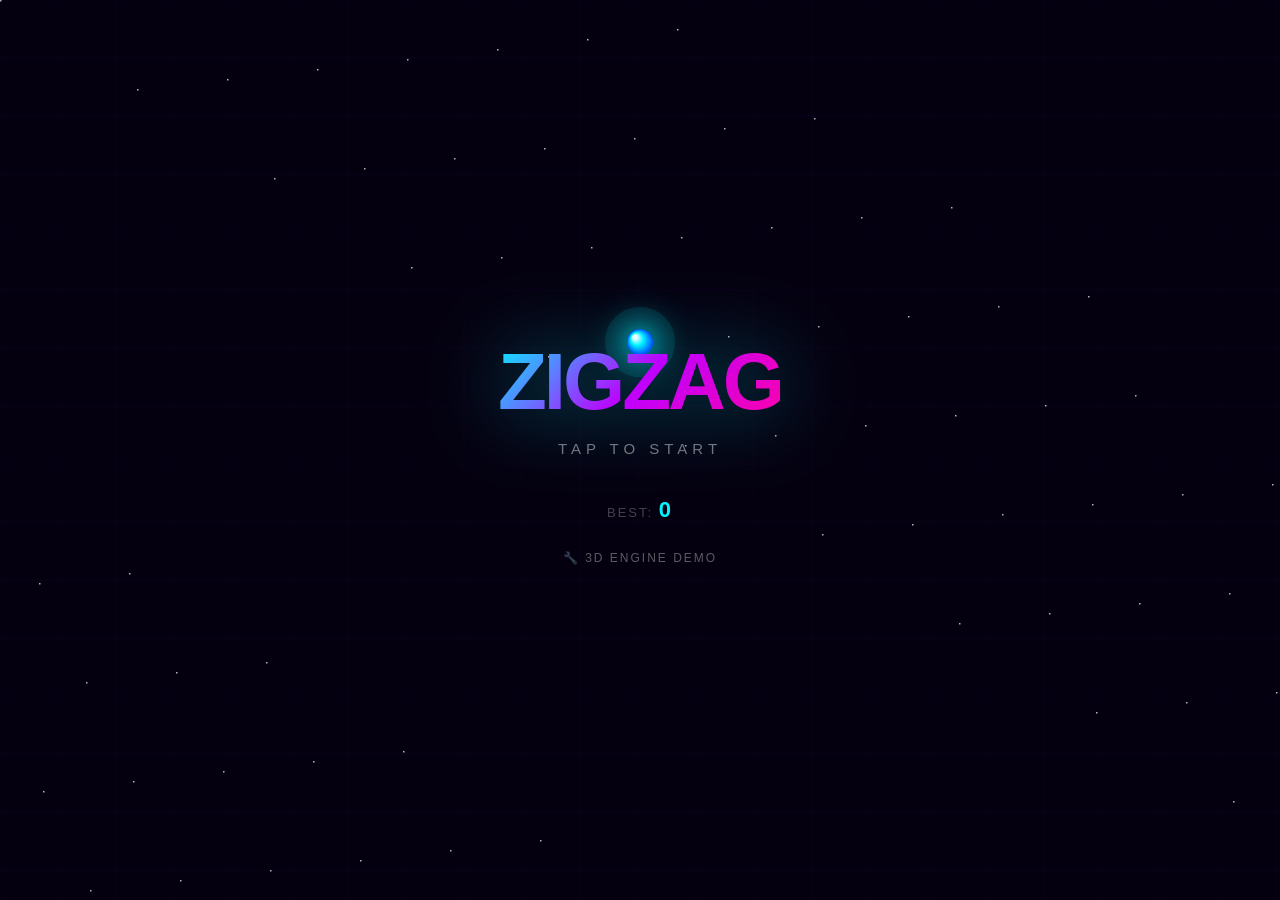
<file: index.html>
<!DOCTYPE html>
<html>
<head>
<meta charset="UTF-8">
<meta name="viewport" content="width=device-width,initial-scale=1,user-scalable=no">
<title>ZigZag Neon</title>
<style>
*{margin:0;padding:0;box-sizing:border-box}
body{background:#050010;overflow:hidden;touch-action:none;user-select:none}
canvas{display:block}
.hud{position:fixed;top:24px;left:50%;transform:translateX(-50%);display:flex;gap:44px;z-index:10;pointer-events:none}
.hv{text-align:center;font-family:'Segoe UI',sans-serif}
.hv-n{font-size:44px;font-weight:900;line-height:1;background:linear-gradient(135deg,#00f5ff,#bf00ff);-webkit-background-clip:text;-webkit-text-fill-color:transparent;background-clip:text}
.hv-l{font-size:10px;color:rgba(255,255,255,.35);letter-spacing:3px;text-transform:uppercase}
.scr{position:fixed;inset:0;display:flex;flex-direction:column;align-items:center;justify-content:center;font-family:'Segoe UI',sans-serif;transition:opacity .5s;z-index:20}
.scr.off{opacity:0;pointer-events:none}
.logo{font-size:80px;font-weight:900;letter-spacing:-3px;background:linear-gradient(135deg,#00f5ff,#bf00ff,#ff00a8);-webkit-background-clip:text;-webkit-text-fill-color:transparent;background-clip:text;filter:drop-shadow(0 0 40px rgba(0,245,255,.5))}
.hint{color:rgba(255,255,255,.45);font-size:15px;letter-spacing:5px;margin-top:12px;animation:bl 1.5s infinite}
@keyframes bl{0%,100%{opacity:.4}50%{opacity:1}}
.mbest{color:rgba(255,255,255,.25);font-size:13px;letter-spacing:2px;margin-top:40px}
.mbest b{color:#00f5ff;font-size:22px}
.got{color:white;font-size:42px;font-weight:900;margin-bottom:14px}
.gol{color:rgba(255,255,255,.3);font-size:11px;letter-spacing:4px;text-transform:uppercase}
.gos{font-size:100px;font-weight:900;line-height:1;background:linear-gradient(135deg,#00f5ff,#bf00ff);-webkit-background-clip:text;-webkit-text-fill-color:transparent;background-clip:text}
.gonb{color:#FFD700;font-size:13px;letter-spacing:3px;text-transform:uppercase;margin-top:8px;animation:pg 1s infinite}
@keyframes pg{0%,100%{opacity:1}50%{opacity:.3}}
.btn{margin-top:46px;padding:18px 72px;border-radius:100px;border:none;cursor:pointer;background:linear-gradient(135deg,#00f5ff,#bf00ff);color:white;font-size:18px;font-weight:800;letter-spacing:2px;text-transform:uppercase;box-shadow:0 0 50px rgba(0,245,255,.4),0 0 100px rgba(191,0,255,.3);transition:transform .2s}
.btn:hover{transform:scale(1.06)}
.ft{position:fixed;font-family:'Segoe UI',sans-serif;font-size:23px;font-weight:900;color:#FFD700;pointer-events:none;z-index:30;text-shadow:0 0 12px rgba(255,215,0,.9);animation:ftu .9s ease forwards}
@keyframes ftu{0%{transform:translateY(0) scale(1);opacity:1}100%{transform:translateY(-80px) scale(1.4);opacity:0}}
</style>
</head>
<body>
<canvas id="c"></canvas>
<div class="hud" id="hud" style="display:none">
  <div class="hv"><div class="hv-n" id="hS">0</div><div class="hv-l">Score</div></div>
  <div class="hv"><div class="hv-n" id="hG">💎 0</div><div class="hv-l">Gems</div></div>
</div>
<div class="scr" id="sM">
  <div class="logo">ZIGZAG</div>
  <div class="hint">TAP TO START</div>
  <div class="mbest">BEST: <b id="mB">0</b></div>
  <a href="engine.html" style="margin-top:28px;color:rgba(255,255,255,.35);font-size:12px;letter-spacing:2px;text-decoration:none">🔧 3D ENGINE DEMO</a>
</div>
<div class="scr off" id="sO">
  <div class="got">GAME OVER</div>
  <div class="gol">Score</div>
  <div class="gos" id="gS">0</div>
  <div class="gonb" id="gN" style="display:none">⭐ NEW BEST ⭐</div>
  <button class="btn" id="bP">PLAY AGAIN</button>
</div>
<script>
const C=document.getElementById('c'),X=C.getContext('2d');
let W,H;
function rsz(){W=C.width=innerWidth;H=C.height=innerHeight;}
rsz();addEventListener('resize',rsz);

const T=54,BR=13,V0=3.5,GP=.22;
let phase='menu',score=0,gems=0,spd=V0;
let best=+localStorage.getItem('zz_best')||0;
let skX=0,skY=0,parts=[];
let path=[],pDir=1,pCol=0,pRow=0,tid=0;
let bCol=0,bRow=0,bDir=1,prevId=-1,tileCnt=0;
let cX=0,cY=0;

const ws=(c,r)=>({x:c*T-cX+W/2,y:r*T-cY+H*.38});

function gen(){
  const n=5+(Math.random()*9|0);
  for(let i=0;i<n;i++){
    pCol+=pDir;pRow++;
    path.push({c:pCol,r:pRow,g:Math.random()<GP,gr:Math.random()*6.28,gd:false,a:1,fl:false,fy:0,id:tid++});
  }
  pDir*=-1;
}

function startGame(){
  score=0;gems=0;spd=V0;tileCnt=0;prevId=-1;
  path=[];parts=[];skX=0;skY=0;
  pDir=1;pCol=0;pRow=0;tid=0;
  path.push({c:0,r:0,g:false,gr:0,gd:false,a:1,fl:false,fy:0,id:tid++});
  for(let i=0;i<6;i++)gen();
  bCol=0;bRow=0;bDir=1;cX=0;cY=0;
  phase='play';
  document.getElementById('hud').style.display='flex';
  document.getElementById('sM').classList.add('off');
  document.getElementById('sO').classList.add('off');
  document.getElementById('hS').textContent='0';
  document.getElementById('hG').textContent='💎 0';
}

function die(){
  phase='dead';skX=15;skY=15;
  const p=ws(bCol,bRow);
  for(let i=0;i<30;i++){
    const a=(Math.PI*2/30)*i,s=3+Math.random()*5;
    parts.push({x:p.x,y:p.y,vx:Math.cos(a)*s,vy:Math.sin(a)*s,r:3+Math.random()*4,life:1,c:'#00f5ff',d:.022+Math.random()*.02});
  }
  if(score>best){best=score;localStorage.setItem('zz_best',best);document.getElementById('gN').style.display='';}
  else document.getElementById('gN').style.display='none';
  document.getElementById('gS').textContent=score;
  document.getElementById('mB').textContent=best;
  setTimeout(()=>{document.getElementById('sO').classList.remove('off');document.getElementById('hud').style.display='none';},800);
}

function tap(){if(phase==='menu')startGame();else if(phase==='play')bDir*=-1;}
C.addEventListener('click',tap);
C.addEventListener('touchstart',e=>{e.preventDefault();tap();},{passive:false});
addEventListener('keydown',e=>{if(e.code==='Space'){e.preventDefault();tap();}});
document.getElementById('bP').addEventListener('click',e=>{e.stopPropagation();startGame();});

function burst(x,y,col){
  for(let i=0;i<22;i++){
    const a=(Math.PI*2/22)*i,s=2+Math.random()*4;
    parts.push({x,y,vx:Math.cos(a)*s,vy:Math.sin(a)*s,r:2+Math.random()*3,life:1,c:col,d:.03+Math.random()*.03});
  }
  skX=7;skY=7;
}

function floater(t,x,y){
  const el=document.createElement('div');
  el.className='ft';el.textContent=t;
  el.style.left=(x-18)+'px';el.style.top=(y-20)+'px';
  document.body.appendChild(el);
  setTimeout(()=>el.remove(),900);
}

function drawBg(){
  X.fillStyle='#050010';X.fillRect(0,0,W,H);
  X.strokeStyle='rgba(60,0,100,.25)';X.lineWidth=.5;
  const gs=58,ox=((-cX%gs)+gs)%gs,oy=((-cY%gs)+gs)%gs;
  for(let x=ox;x<W;x+=gs){X.beginPath();X.moveTo(x,0);X.lineTo(x,H);X.stroke();}
  for(let y=oy;y<H;y+=gs){X.beginPath();X.moveTo(0,y);X.lineTo(W,y);X.stroke();}
  X.fillStyle='rgba(255,255,255,.7)';
  for(let i=0;i<65;i++){
    const sx=((i*137+(cX*.06|0))%W+W)%W;
    const sy=((i*89+(cY*.06|0))%H+H)%H;
    X.fillRect(sx,sy,1.5,1.5);
  }
}

function drawTile(t){
  const p=ws(t.c,t.r),ty=p.y+(t.fl?t.fy:0);
  if(t.a<=0)return;
  const hw=T*.46;
  X.save();X.globalAlpha=t.a;
  X.fillStyle='rgba(40,0,80,.7)';
  X.beginPath();X.moveTo(p.x,ty-hw+8);X.lineTo(p.x+hw,ty+8);X.lineTo(p.x,ty+hw+8);X.lineTo(p.x-hw,ty+8);X.closePath();X.fill();
  X.shadowBlur=22;X.shadowColor='#6600ff';X.fillStyle='#180060';
  X.beginPath();X.moveTo(p.x,ty-hw);X.lineTo(p.x+hw,ty);X.lineTo(p.x,ty+hw);X.lineTo(p.x-hw,ty);X.closePath();X.fill();
  X.strokeStyle='rgba(140,0,255,.9)';X.lineWidth=1.8;
  X.beginPath();X.moveTo(p.x,ty-hw);X.lineTo(p.x+hw,ty);X.stroke();
  X.beginPath();X.moveTo(p.x,ty-hw);X.lineTo(p.x-hw,ty);X.stroke();
  if(t.g&&!t.gd){
    t.gr+=.055;
    X.save();X.translate(p.x,ty-17);X.rotate(t.gr);
    X.shadowBlur=22;X.shadowColor='#ff00a8';X.fillStyle='#ff00a8';
    X.beginPath();X.moveTo(0,-9);X.lineTo(5.4,0);X.lineTo(0,9);X.lineTo(-5.4,0);X.closePath();X.fill();
    X.strokeStyle='rgba(255,190,255,.8)';X.lineWidth=1;X.stroke();
    X.restore();
  }
  X.restore();
}

function drawBall(){
  if(phase==='dead')return;
  const p=ws(bCol,bRow);
  X.save();
  X.shadowBlur=35;X.shadowColor='#00f5ff';
  X.fillStyle='rgba(0,245,255,.1)';
  X.beginPath();X.arc(p.x,p.y,BR*2.7,0,Math.PI*2);X.fill();
  const g=X.createRadialGradient(p.x-5,p.y-5,2,p.x,p.y,BR);
  g.addColorStop(0,'#fff');g.addColorStop(.4,'#00f5ff');g.addColorStop(1,'#003fff');
  X.fillStyle=g;X.shadowBlur=28;
  X.beginPath();X.arc(p.x,p.y,BR,0,Math.PI*2);X.fill();
  X.restore();
}

function drawParts(){
  parts.forEach(p=>{
    X.save();X.globalAlpha=p.life;X.fillStyle=p.c;X.shadowBlur=10;X.shadowColor=p.c;
    X.beginPath();X.arc(p.x,p.y,p.r*p.life,0,Math.PI*2);X.fill();X.restore();
  });
}

let lt=0;
function upd(dt){
  if(phase!=='play')return;
  const step=spd*(dt/1000);
  bCol+=bDir*step;bRow+=step;
  const near=path.find(t=>!t.fl&&Math.abs(t.c-bCol)<.52&&Math.abs(t.r-bRow)<.52);
  if(!near){die();return;}
  if(near.id!==prevId){prevId=near.id;tileCnt++;score=tileCnt;document.getElementById('hS').textContent=score;}
  spd=Math.min(V0+tileCnt*.012,8);
  if(near.g&&!near.gd){
    near.gd=true;gems++;
    document.getElementById('hG').textContent='💎 '+gems;
    const p=ws(near.c,near.r);
    burst(p.x,p.y-16,'#ff00a8');
    floater('+10',p.x,p.y);
  }
  cX+=(bCol*T-cX)*.13;cY+=(bRow*T-cY)*.13;
  path.forEach(t=>{
    if(!t.fl&&t.r<bRow-4)t.fl=true;
    if(t.fl){t.fy+=5;t.a=Math.max(0,t.a-.045);}
  });
  if(pRow-bRow<40)gen();
  if(path.length>360)path.splice(0,120);
  parts.forEach(p=>{p.x+=p.vx;p.y+=p.vy;p.vy+=.13;p.life-=p.d;});
  parts=parts.filter(p=>p.life>0);
  skX*=.78;skY*=.78;
}

function loop(ts){
  const dt=Math.min(ts-lt,32);lt=ts;
  upd(dt);
  X.save();
  if(skX>.2)X.translate((Math.random()-.5)*skX*2,(Math.random()-.5)*skY*2);
  drawBg();path.forEach(drawTile);drawBall();drawParts();
  X.restore();
  requestAnimationFrame(loop);
}
document.getElementById('mB').textContent=best;
requestAnimationFrame(loop);
</script>
</body>
</html>
</file>
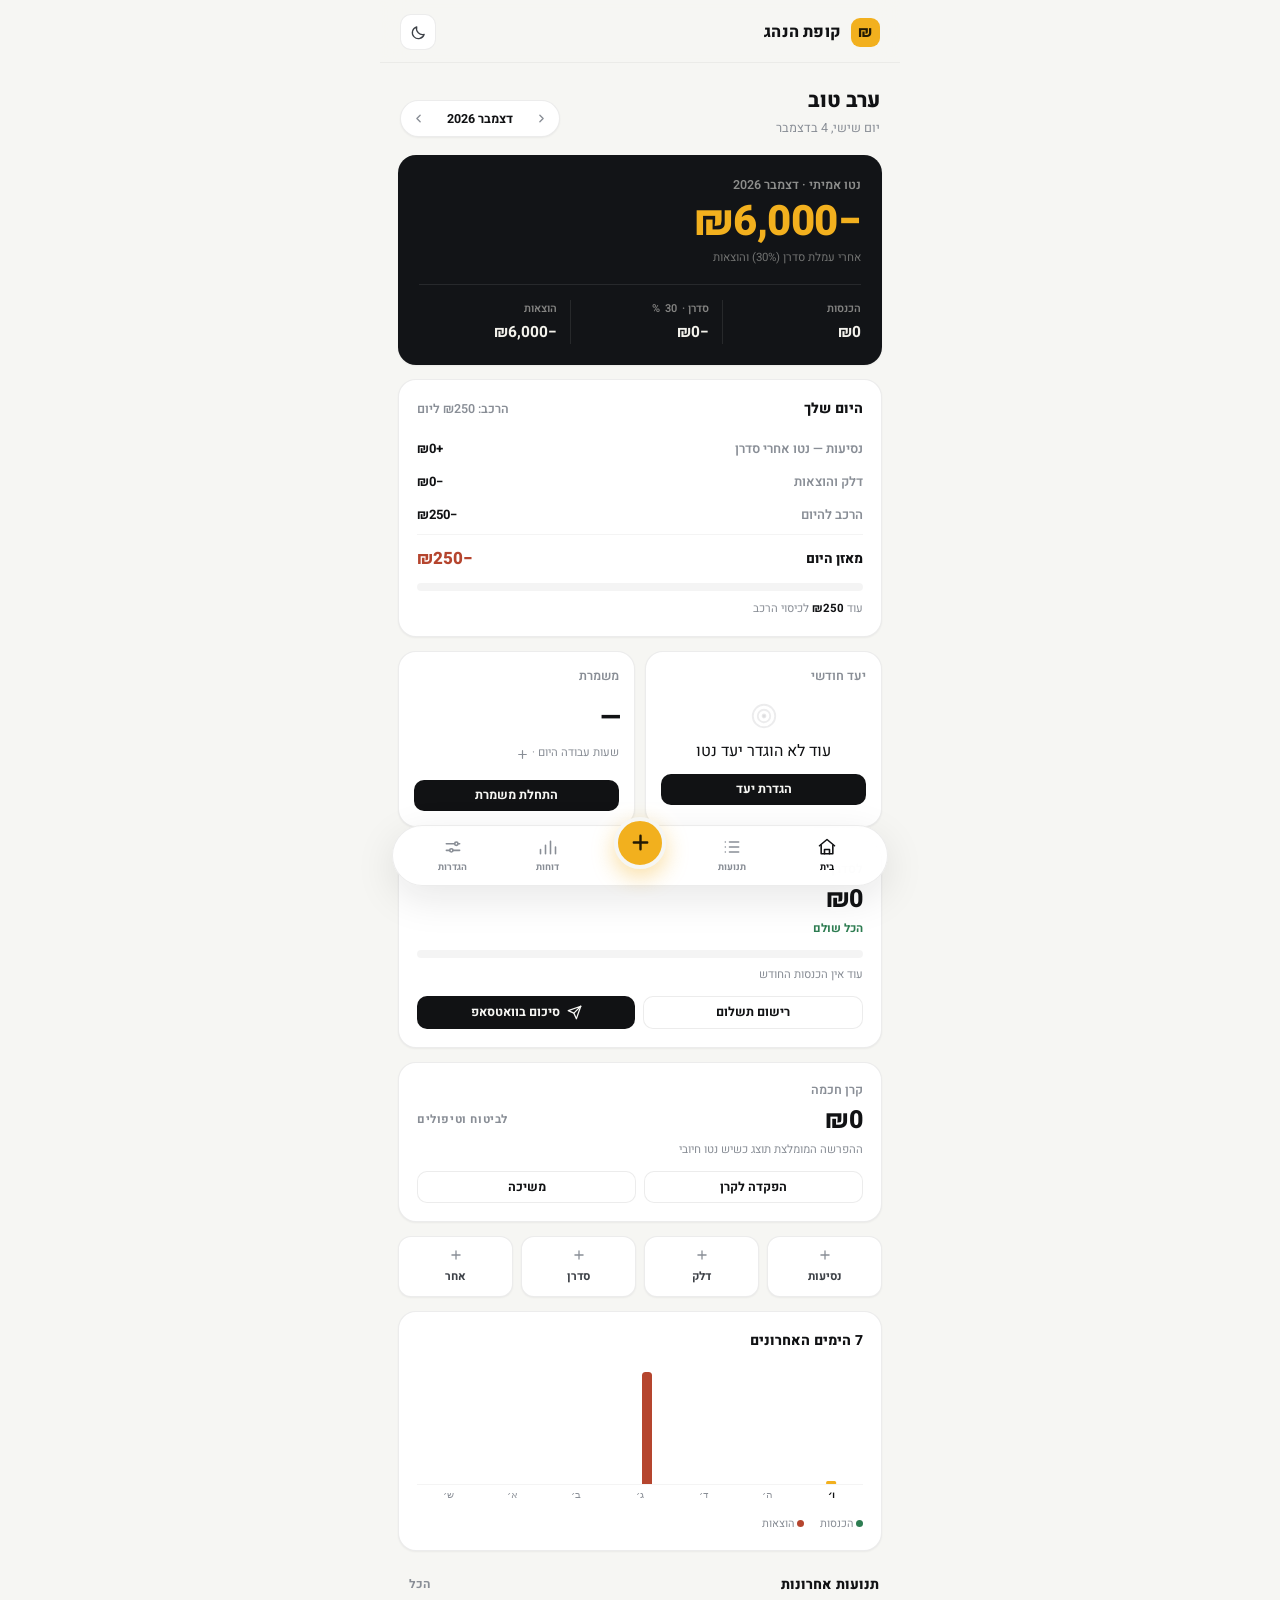
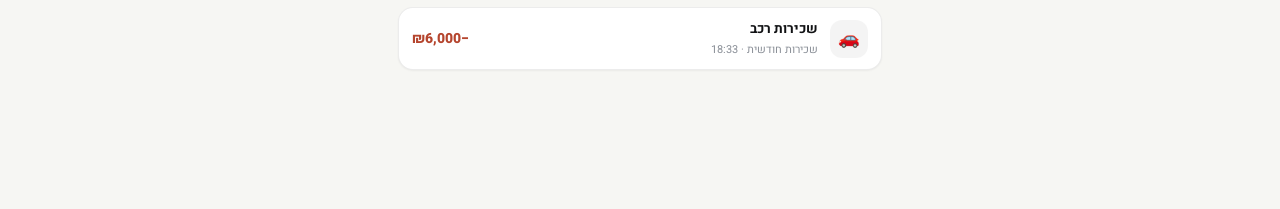
<file: kupat-hanahag/index.html>
<!doctype html>
<html lang="he" dir="rtl">
<head>
<meta charset="utf-8">
<meta name="viewport" content="width=device-width, initial-scale=1, viewport-fit=cover">
<meta name="theme-color" content="#111214">
<meta name="apple-mobile-web-app-capable" content="yes">
<meta name="apple-mobile-web-app-status-bar-style" content="black-translucent">
<meta name="apple-mobile-web-app-title" content="קופת הנהג">
<meta name="mobile-web-app-capable" content="yes">
<title>קופת הנהג — ניהול כסף לדריבר</title>
<link rel="manifest" href="manifest.json">
<link rel="icon" href="data:image/svg+xml,%3Csvg xmlns='http://www.w3.org/2000/svg' viewBox='0 0 100 100'%3E%3Crect x='4' y='4' width='92' height='92' rx='24' fill='%23F2B01E'/%3E%3Ctext x='50' y='69' font-size='54' text-anchor='middle' font-family='Arial' font-weight='bold' fill='%23111214'%3E%E2%82%AA%3C/text%3E%3C/svg%3E">
<link rel="apple-touch-icon" href="icons/apple-touch-icon.png">
<link rel="preconnect" href="https://fonts.googleapis.com">
<link rel="preconnect" href="https://fonts.gstatic.com" crossorigin>
<link href="https://fonts.googleapis.com/css2?family=Heebo:wght@300;400;500;600;700;800&display=swap" rel="stylesheet">
<style>
/* ============ פלטה ============ */
:root{
  --bg:#F6F6F3; --card:#FFFFFF;
  --ink:#111214; --ink2:#3d4147; --muted:#898e96;
  --line:rgba(17,18,20,.08); --line2:rgba(17,18,20,.045);
  --accent:#F2B01E; --accent-ink:#231a04; --accent-soft:#fdf3da;
  --green:#2E7D52; --green-soft:#e7f2ec;
  --red:#B5452E; --red-soft:#f9ebe7;
  --hero:#121417; --hero-ink:#F3F2EC; --hero-line:rgba(255,255,255,.09);
  --radius:18px;
  --shadow:0 1px 2px rgba(17,18,20,.05);
  --shadow-lg:0 12px 40px rgba(17,18,20,.10);
}
html[data-theme="dark"]{
  --bg:#0D0E10; --card:#141619;
  --ink:#EDEEEA; --ink2:#c3c7cc; --muted:#7d838c;
  --line:rgba(255,255,255,.09); --line2:rgba(255,255,255,.05);
  --accent-soft:rgba(242,176,30,.13); --green-soft:rgba(46,125,82,.2); --red-soft:rgba(181,69,46,.18);
  --hero:#17191D; --hero-ink:#F3F2EC;
  --shadow:0 1px 2px rgba(0,0,0,.4);
  --shadow-lg:0 12px 40px rgba(0,0,0,.45);
}
*{box-sizing:border-box;margin:0;padding:0}
html{-webkit-tap-highlight-color:transparent}
body{
  font-family:'Heebo',system-ui,-apple-system,'Segoe UI',Arial,sans-serif;
  background:var(--bg);color:var(--ink);
  overscroll-behavior-y:none;transition:background .25s,color .25s;
  -webkit-font-smoothing:antialiased;
}
.num{font-variant-numeric:tabular-nums;font-feature-settings:"tnum"}
button{font-family:inherit;border:0;background:none;color:inherit;cursor:pointer;touch-action:manipulation}
input{font-family:inherit;font-size:16px;color:var(--ink)}
svg{display:block}
.app{max-width:520px;margin:0 auto;min-height:100dvh;display:flex;flex-direction:column}

/* ============ טופבר ============ */
.topbar{
  position:sticky;top:0;z-index:40;display:flex;align-items:center;justify-content:space-between;
  padding:14px 20px 12px;
  background:color-mix(in srgb,var(--bg) 85%,transparent);
  backdrop-filter:blur(16px);-webkit-backdrop-filter:blur(16px);
  border-bottom:1px solid var(--line2);
}
.brand{display:flex;align-items:center;gap:10px;font-weight:800;font-size:16px;letter-spacing:.2px}
.brand-mark{width:29px;height:29px;border-radius:9px;background:var(--accent);color:var(--accent-ink);
  font-weight:800;display:grid;place-items:center;font-size:15px}
.icon-btn{width:36px;height:36px;border-radius:11px;display:grid;place-items:center;
  background:var(--card);border:1px solid var(--line);color:var(--ink2);transition:.15s}
.icon-btn:active{transform:scale(.93)}
.icon-btn svg{width:17px;height:17px}

main{flex:1;padding:18px 18px 132px}
.screen{display:none}
.screen.active{display:block;animation:rise .3s cubic-bezier(.2,.7,.3,1)}
@keyframes rise{from{opacity:0;transform:translateY(10px)}to{opacity:1;transform:none}}

/* ============ כללי ============ */
.card{background:var(--card);border:1px solid var(--line);border-radius:var(--radius);box-shadow:var(--shadow);padding:18px;margin-bottom:14px}
.slabel{font-size:11.5px;font-weight:700;color:var(--muted);letter-spacing:.6px;margin:4px 3px 10px}
.lbl{font-size:12.5px;font-weight:600;color:var(--muted)}
.dot{width:7px;height:7px;border-radius:50%;display:inline-block;flex:none}
.btn{display:inline-flex;align-items:center;justify-content:center;gap:7px;font-weight:700;
  border-radius:12px;padding:12px 18px;font-size:14px;transition:transform .12s,background .15s;line-height:1}
.btn:active{transform:scale(.97)}
.btn svg{width:15px;height:15px}
.btn.ink{background:var(--ink);color:var(--bg)}
.btn.line{border:1px solid var(--line);background:var(--card);color:var(--ink)}
.btn.amber{background:var(--accent);color:var(--accent-ink)}
.btn.big{width:100%;padding:15px;font-size:15.5px;border-radius:14px}
.btn.sm{padding:9px 14px;font-size:12.5px;border-radius:10px}
.divider{height:1px;background:var(--line2);margin:14px -18px -18px}

/* ============ נודג'ים ============ */
.nudges{margin-bottom:14px;display:none;flex-direction:column;gap:8px}
.nudges.on{display:flex}
.nudge{display:flex;align-items:center;gap:11px;background:var(--card);border:1px solid var(--line);
  border-inline-start:3px solid var(--accent);border-radius:14px;padding:11px 13px;box-shadow:var(--shadow);animation:rise .3s ease}
.nudge .n-ic{color:var(--accent);flex:none}
.nudge .n-ic svg{width:17px;height:17px}
.nudge .n-tx{flex:1;font-size:13px;font-weight:600;line-height:1.45}
.nudge .n-tx small{display:block;color:var(--muted);font-weight:500;font-size:11.5px}
.nudge .btn{flex:none}
.nudge .n-x{color:var(--muted);width:28px;height:28px;display:grid;place-items:center;border-radius:8px;flex:none}
.nudge .n-x svg{width:13px;height:13px}

/* ============ בית ============ */
.head{display:flex;align-items:flex-end;justify-content:space-between;gap:10px;margin:4px 2px 18px}
.greet{font-size:21px;font-weight:800;letter-spacing:-.2px}
.sub{color:var(--muted);font-size:12.5px;margin-top:3px;display:flex;align-items:center;gap:8px;flex-wrap:wrap}
.streak-chip{display:inline-flex;align-items:center;gap:4px;background:var(--accent-soft);color:var(--accent-ink);
  font-weight:700;font-size:11px;padding:2px 9px;border-radius:999px}
.streak-chip svg{width:11px;height:11px}
.month-pager{display:flex;align-items:center;gap:1px;background:var(--card);border:1px solid var(--line);
  border-radius:999px;padding:3px;box-shadow:var(--shadow);flex:none}
.month-pager button{width:29px;height:29px;border-radius:999px;display:grid;place-items:center;color:var(--muted)}
.month-pager button:active{background:var(--line2);color:var(--ink)}
.month-pager button svg{width:13px;height:13px}
.month-pager span{font-size:12.5px;font-weight:700;min-width:92px;text-align:center}

.hero{background:var(--hero);border-color:transparent;color:var(--hero-ink);position:relative;overflow:hidden;padding:20px}
.hero .lbl{color:rgba(243,242,236,.55)}
.hero-net-row{display:flex;align-items:flex-end;justify-content:space-between;gap:10px}
.hero-net{font-size:42px;font-weight:800;color:var(--accent);line-height:1.15;letter-spacing:-.5px;margin-top:4px}
.trend{display:inline-flex;align-items:center;gap:4px;font-size:11.5px;font-weight:700;padding:5px 10px;
  border-radius:999px;background:rgba(255,255,255,.07);color:rgba(243,242,236,.75);margin-bottom:6px;white-space:nowrap}
.trend.up{color:#7fd0a6}.trend.down{color:#f08a6f}
.trend svg{width:10px;height:10px}
.hero-notes{font-size:11.5px;color:rgba(243,242,236,.42);margin-top:3px}
.hero-row{display:flex;margin-top:18px;padding-top:15px;border-top:1px solid var(--hero-line)}
.hero-row>div{flex:1;display:flex;flex-direction:column;gap:4px;padding-inline-start:13px;min-width:0}
.hero-row>div:first-child{padding-inline-start:0}
.hero-row>div+div{border-inline-start:1px solid var(--hero-line)}
.hero-row .hr-lb{font-size:11px;color:rgba(243,242,236,.5);display:flex;align-items:center;gap:5px;font-weight:600}
.hero-row .hr-vl{font-size:15.5px;font-weight:700;white-space:nowrap;overflow:hidden;text-overflow:ellipsis}

.grid2{display:grid;grid-template-columns:1fr 1fr;gap:10px;margin-bottom:14px}
.mini-card{background:var(--card);border:1px solid var(--line);border-radius:var(--radius);box-shadow:var(--shadow);
  padding:15px;display:flex;flex-direction:column;min-height:158px}
.mini-head{display:flex;align-items:center;justify-content:space-between;margin-bottom:10px}
.mini-body{flex:1;display:flex;flex-direction:column;justify-content:center}
.mini-foot{margin-top:auto;padding-top:10px}

/* טבעת יעד */
.goal-wrap{display:flex;align-items:center;gap:13px}
.goal-ring{position:relative;width:84px;height:84px;flex:none}
.goal-ring svg{width:84px;height:84px;transform:rotate(-90deg)}
.goal-ring .gr-txt{position:absolute;inset:0;display:flex;flex-direction:column;align-items:center;justify-content:center}
.goal-ring .gr-pct{font-size:16px;font-weight:800}
.goal-ring .gr-cap{font-size:8.5px;color:var(--muted);font-weight:600}
.goal-info{display:flex;flex-direction:column;gap:4px;min-width:0}
.goal-info .gi-big{font-size:15px;font-weight:800;white-space:nowrap;overflow:hidden;text-overflow:ellipsis}
.goal-info .gi-sub{font-size:11.5px;color:var(--muted);line-height:1.5}
.goal-empty{text-align:center;padding:6px 0}
.goal-empty .ge-svg{color:var(--line);margin:0 auto 8px;width:30px;height:30px}
.edit-btn{width:26px;height:26px;border-radius:8px;display:grid;place-items:center;color:var(--muted)}
.edit-btn:active{background:var(--line2);color:var(--ink)}
.edit-btn svg{width:13px;height:13px}

/* משמרת */
.shift-timer{font-size:27px;font-weight:800;letter-spacing:-.5px}
.shift-live{display:inline-flex;align-items:center;gap:5px;font-size:11px;font-weight:700;color:var(--green)}
.pulse{width:7px;height:7px;border-radius:50%;background:var(--green);animation:pulse 1.6s ease infinite}
@keyframes pulse{0%,100%{opacity:1;transform:scale(1)}50%{opacity:.4;transform:scale(.75)}}
.shift-stats{font-size:11.5px;color:var(--muted);margin-top:5px;line-height:1.55}
.shift-foot{font-size:11.5px;color:var(--muted);border-top:1px dashed var(--line);padding-top:9px}
.shift-foot b{color:var(--ink)}

/* בעל הרכב */
.owner-top{display:flex;align-items:center;justify-content:space-between;gap:10px;margin-bottom:13px}
.owner-num{font-size:25px;font-weight:800;letter-spacing:-.3px;margin-top:3px}
.owner-sub{font-size:11.5px;color:var(--muted);margin-top:2px}
.owner-sub.ok{color:var(--green);font-weight:700}
.owner-btns{display:flex;gap:8px}
.owner-btns .btn{flex:1}
.progress{height:8px;background:var(--line2);border-radius:999px;overflow:hidden;margin-bottom:8px}
.progress>div{height:100%;width:0%;background:var(--accent);border-radius:999px;transition:width .45s ease}
.owner-foot{font-size:11.5px;color:var(--muted)}

/* קרן */
.fund-top{display:flex;align-items:center;justify-content:space-between;gap:10px}
.fund-num{font-size:25px;font-weight:800;margin-top:3px}
.fund-sub{font-size:11.5px;color:var(--muted);margin-top:2px;line-height:1.5}
.fund-btns{display:flex;gap:8px;margin-top:13px}
.fund-btns .btn{flex:1}

/* פעולות מהירות */
.quick{display:grid;grid-template-columns:repeat(4,1fr);gap:8px;margin-bottom:14px}
.quick button{background:var(--card);border:1px solid var(--line);border-radius:13px;padding:11px 4px;
  font-weight:700;font-size:11.5px;color:var(--ink2);box-shadow:var(--shadow);
  display:flex;flex-direction:column;align-items:center;gap:6px}
.quick button svg{width:14px;height:14px;color:var(--muted)}
.quick button:active{transform:scale(.96);border-color:var(--ink)}

.card-title{font-weight:800;font-size:14px;margin-bottom:13px;display:flex;align-items:center;justify-content:space-between}
.legend{display:flex;gap:16px;align-items:center;font-size:11px;color:var(--muted);margin-top:11px}
.t-row{display:flex;justify-content:space-between;align-items:center;padding:7px 0;font-size:13px}
.t-row span{color:var(--muted);font-weight:600}
.t-total{display:flex;justify-content:space-between;align-items:center;padding-top:11px;margin-top:3px;border-top:1px solid var(--line2)}
.t-total span{font-weight:800;font-size:13.5px}
.t-total b{font-size:17px;font-weight:800}
.today-foot{font-size:11.5px;color:var(--muted);margin-top:9px;line-height:1.55}
.today-foot b{color:var(--ink)}
.ride-hint{text-align:center;font-size:12.5px;color:var(--muted);min-height:20px;margin:-9px 0 13px;font-weight:600}
.ride-hint b{color:var(--ink)}
.mini-link{color:var(--ink);text-decoration:underline;font-weight:700;font-size:11.5px}

/* רשימת תנועות */
.tx{display:flex;align-items:center;gap:12px;background:var(--card);border:1px solid var(--line);
  border-radius:15px;padding:11px 13px;box-shadow:var(--shadow);margin-bottom:7px}
.tx-ic{width:38px;height:38px;border-radius:12px;display:grid;place-items:center;font-size:17.5px;flex:none;
  background:var(--line2)}
.tx-mid{flex:1;min-width:0}
.tx-cat{font-weight:700;font-size:13.5px}
.tx-note{font-size:11px;color:var(--muted);white-space:nowrap;overflow:hidden;text-overflow:ellipsis;margin-top:2px}
.tx-amt{font-weight:800;font-size:14px;white-space:nowrap}
.tx-amt.in{color:var(--green)} .tx-amt.out{color:var(--red)}
.tx-del{width:32px;height:32px;border-radius:9px;display:grid;place-items:center;color:var(--muted);flex:none}
.tx-del:active{background:var(--red-soft);color:var(--red)}
.tx-del svg{width:15px;height:15px}
.tx-home .tx{margin-bottom:7px}
.tx-home .tx-del{display:none}
.day-g{margin-bottom:16px}
.day-h{display:flex;justify-content:space-between;align-items:center;font-size:11.5px;color:var(--muted);
  font-weight:700;margin:0 4px 9px}
.day-h b{color:var(--ink)}
.empty{text-align:center;padding:40px 20px;color:var(--muted)}
.empty svg{width:34px;height:34px;margin:0 auto 12px;color:var(--line)}
.empty b{display:block;color:var(--ink);font-size:15px;font-weight:700;margin-bottom:4px}
.empty p{font-size:12.5px}

/* ============ הוספה ============ */
.seg{display:flex;background:var(--card);border:1px solid var(--line);border-radius:14px;padding:4px;gap:4px;margin-bottom:16px}
.seg button{flex:1;padding:11px;border-radius:10px;font-weight:700;font-size:14px;color:var(--muted);transition:.15s}
.seg button.active{background:var(--ink);color:var(--bg)}
.shift-banner{display:none;align-items:center;gap:10px;background:var(--accent-soft);border:1px solid var(--accent);
  border-radius:13px;padding:11px 13px;margin-bottom:14px;font-size:12.5px;font-weight:600;color:var(--accent-ink)}
.shift-banner.on{display:flex}
.shift-banner svg{width:16px;height:16px;flex:none}
.amount-box{display:flex;align-items:baseline;justify-content:center;gap:7px;padding:2px 0 18px}
.amount-box .cur{font-size:24px;font-weight:600;color:var(--muted)}
#amtView{font-size:50px;font-weight:800;line-height:1;letter-spacing:-1px;color:var(--ink)}
#amtView.income{color:var(--green)} #amtView.expense{color:var(--red)}
.cats{display:grid;grid-template-columns:repeat(4,1fr);gap:7px;margin-bottom:13px}
.cat{background:var(--card);border:1px solid var(--line);border-radius:13px;padding:10px 3px;
  display:flex;flex-direction:column;align-items:center;gap:5px;font-size:10.5px;font-weight:600;color:var(--muted);transition:.12s}
.cat .ic{font-size:19px;filter:saturate(.85)}
.cat.active{border-color:var(--ink);color:var(--ink);background:var(--bg)}
.cat:active{transform:scale(.95)}
.methods{display:none;gap:6px;margin-bottom:13px}
.methods.on{display:flex}
.methods button{flex:1;padding:9px;border-radius:10px;border:1px solid var(--line);background:var(--card);
  font-weight:700;font-size:12px;color:var(--muted)}
.methods button.active{border-color:var(--ink);color:var(--ink);background:var(--bg)}
.add-meta{display:flex;gap:8px;margin-bottom:14px}
.add-meta input{background:var(--card);border:1px solid var(--line);border-radius:11px;padding:10px 12px;min-width:0}
#txDate{width:148px;font-size:13px}
#txNote{flex:1;font-size:13px}
.pad{display:grid;grid-template-columns:repeat(3,1fr);gap:8px;margin-bottom:14px}
.pad button{height:56px;border-radius:13px;background:var(--card);border:1px solid var(--line);
  font-size:21px;font-weight:600;display:grid;place-items:center}
.pad button:active{transform:scale(.95);background:var(--line2)}
.pad svg{width:21px;height:21px}
#saveTx.income{background:var(--green);color:#fff}
#saveTx.expense{background:var(--red);color:#fff}
#saveTx{color:#fff}

/* ============ רשימה ============ */
.list-top{display:flex;align-items:center;justify-content:space-between;gap:10px;margin-bottom:12px}
.mini-totals{display:flex;gap:6px;font-size:11.5px;font-weight:800}
.mini-totals span{padding:5px 10px;border-radius:999px;background:var(--card);border:1px solid var(--line)}
.mini-totals .up{color:var(--green)} .mini-totals .down{color:var(--red)}
.chips{display:flex;gap:7px;margin-bottom:15px;overflow-x:auto;padding-bottom:2px}
.chips::-webkit-scrollbar{display:none}
.chip{flex:none;padding:8px 14px;border-radius:999px;background:var(--card);border:1px solid var(--line);
  font-weight:700;font-size:12px;color:var(--muted)}
.chip.active{border-color:var(--ink);background:var(--ink);color:var(--bg)}

/* ============ דוחות ============ */
.rep-head{display:flex;align-items:center;justify-content:space-between;gap:10px;margin-bottom:14px}
.rep-title{font-size:18px;font-weight:800}
.metrics{display:grid;grid-template-columns:repeat(3,1fr);gap:8px;margin-bottom:14px}
.metric{background:var(--card);border:1px solid var(--line);border-radius:15px;padding:13px 13px 11px;box-shadow:var(--shadow)}
.metric .m-lb{font-size:10.5px;color:var(--muted);font-weight:700;display:flex;align-items:center;gap:5px}
.metric .m-vl{font-size:16.5px;font-weight:800;margin-top:7px;letter-spacing:-.3px;white-space:nowrap;overflow:hidden;text-overflow:ellipsis}
.metric.hero-m{background:var(--hero);border-color:transparent}
.metric.hero-m .m-lb{color:rgba(243,242,236,.55)}
.metric.hero-m .m-vl{color:var(--accent)}
.week-line{display:flex;align-items:center;gap:8px;font-size:12px;color:var(--muted);font-weight:600;margin:-4px 3px 15px}
.week-line b{color:var(--ink)}
.week-line .trend{background:var(--card);border:1px solid var(--line);color:var(--muted);margin:0}
.week-line .trend.up{color:var(--green)} .week-line .trend.down{color:var(--red)}

.sbar{height:10px;border-radius:999px;overflow:hidden;display:flex;background:var(--line2);margin-bottom:11px}
.sbar>div{height:100%}
.mrow{display:flex;align-items:center;gap:9px;font-size:12.5px;padding:7px 0;border-bottom:1px dashed var(--line2)}
.mrow:last-child{border-bottom:0}
.mrow .nm{flex:1;font-weight:600}
.mrow .vl{font-weight:800}
.mrow .pc{color:var(--muted);font-size:11px;width:36px;text-align:left}

canvas#weekChart{width:100%;height:140px;display:block}
canvas#monthChart{width:100%;height:165px;display:block}
.donut-wrap{display:flex;align-items:center;gap:18px}
canvas#donut{width:132px;height:132px;flex:none}
.d-legend{flex:1;display:flex;flex-direction:column;gap:7px;min-width:0}
.d-row{display:flex;align-items:center;gap:8px;font-size:12px}
.d-row .nm{flex:1;font-weight:600;white-space:nowrap;overflow:hidden;text-overflow:ellipsis}
.d-row .vl{font-weight:800;white-space:nowrap}
.d-row .pc{color:var(--muted);font-size:10.5px;width:32px;text-align:left;flex:none}

.rep-actions{display:flex;flex-direction:column;gap:9px;margin-top:14px}

/* ============ הגדרות ============ */
.set-row{display:flex;align-items:center;justify-content:space-between;gap:12px;padding:13px 0;border-bottom:1px dashed var(--line2)}
.set-row:last-child{border-bottom:0}
.set-row .r-lb{font-weight:700;font-size:13.5px}
.set-row .r-sub{font-size:11px;color:var(--muted);margin-top:2px;font-weight:400}
.set-val{font-weight:800;font-size:14px;display:flex;align-items:center;gap:6px}
.set-val .edit-btn{width:30px;height:30px}
.set-row input[type=text],.set-row input[type=tel],.set-row input[type=time]{background:var(--bg);border:1px solid var(--line);
  border-radius:10px;padding:8px 12px;width:132px;text-align:left;font-size:14px}
.stepper{display:flex;align-items:center;gap:4px}
.stepper button{width:32px;height:32px;border-radius:9px;background:var(--bg);border:1px solid var(--line);font-size:16px;font-weight:700}
.stepper b{min-width:48px;text-align:center;font-size:14.5px}
.switch{position:relative;width:46px;height:28px;flex:none}
.switch input{position:absolute;inset:0;opacity:0;margin:0;width:100%;height:100%;cursor:pointer;z-index:2}
.track{position:absolute;inset:0;border-radius:999px;background:#d6d8db;transition:.2s}
html[data-theme="dark"] .track{background:#2b2f34}
.track::before{content:"";position:absolute;top:3.5px;inset-inline-start:4px;width:21px;height:21px;border-radius:50%;
  background:#fff;box-shadow:0 1px 4px rgba(0,0,0,.22);transition:.2s}
.switch input:checked + .track{background:var(--accent)}
.switch input:checked + .track::before{transform:translateX(-17px)}
.data-btns{display:flex;flex-direction:column;gap:9px;padding-top:13px}
.about{text-align:center;color:var(--muted);font-size:11.5px;margin-top:22px;line-height:1.8}

/* ============ טאב-בר צף ============ */
.tabbar{position:fixed;bottom:calc(14px + env(safe-area-inset-bottom));left:50%;transform:translateX(-50%);z-index:50;
  width:min(496px,calc(100% - 24px));
  background:color-mix(in srgb,var(--card) 92%,transparent);
  backdrop-filter:blur(20px);-webkit-backdrop-filter:blur(20px);
  border:1px solid var(--line);border-radius:999px;
  display:flex;justify-content:space-around;align-items:center;
  padding:8px 12px;box-shadow:var(--shadow-lg)}
.tab{display:flex;flex-direction:column;align-items:center;gap:3px;color:var(--muted);
  font-size:9.5px;font-weight:700;width:58px;padding:3px 0;transition:color .15s}
.tab svg{width:20px;height:20px}
.tab.active{color:var(--ink)}
.tab-fab{width:52px;height:52px;border-radius:50%;background:var(--accent);color:var(--accent-ink);
  display:grid;place-items:center;margin-top:-26px;flex:none;
  box-shadow:0 8px 22px rgba(242,176,30,.4);border:4px solid var(--bg);transition:transform .12s}
.tab-fab svg{width:23px;height:23px}
.tab-fab:active{transform:scale(.92)}

/* ============ טוסט / מודאל / שיט ============ */
.toast{position:fixed;bottom:calc(100px + env(safe-area-inset-bottom));left:50%;transform:translateX(-50%) translateY(16px);
  background:var(--ink);color:var(--bg);font-weight:700;font-size:13px;padding:11px 20px;border-radius:999px;
  opacity:0;pointer-events:none;transition:.25s;z-index:120;box-shadow:0 8px 30px rgba(0,0,0,.22);white-space:nowrap}
.toast.show{opacity:1;transform:translateX(-50%) translateY(0)}
.modal{position:fixed;inset:0;z-index:110;display:none;align-items:center;justify-content:center;padding:28px;
  background:rgba(8,9,10,.45);backdrop-filter:blur(4px)}
.modal.show{display:flex}
.modal-card{background:var(--card);border-radius:20px;padding:22px 20px;width:100%;max-width:330px;
  box-shadow:var(--shadow-lg);animation:rise .22s ease}
.modal-card h3{font-size:16px;font-weight:800;margin-bottom:7px}
.modal-card p{font-size:13px;color:var(--muted);line-height:1.6}
.modal-btns{display:flex;gap:8px;margin-top:18px}
.modal-btns .btn{flex:1}
.btn.danger{background:var(--red);color:#fff}

.sheet{position:fixed;inset:0;z-index:115;display:none;align-items:flex-end;justify-content:center;
  background:rgba(8,9,10,.45);backdrop-filter:blur(4px)}
.sheet.show{display:flex}
.sheet-card{background:var(--card);border-radius:24px 24px 0 0;width:100%;max-width:520px;
  padding:20px 20px calc(20px + env(safe-area-inset-bottom));animation:sheetup .28s cubic-bezier(.2,.7,.3,1)}
@keyframes sheetup{from{transform:translateY(40px);opacity:.5}to{transform:none;opacity:1}}
.sheet-card h3{font-size:15px;font-weight:800;text-align:center;margin-bottom:14px}
.sh-amt{display:flex;align-items:baseline;justify-content:center;gap:7px;margin-bottom:16px}
.sh-amt b{font-size:42px;font-weight:800;letter-spacing:-.8px}
.sh-amt span{font-size:16px;color:var(--muted);font-weight:600}
.pad.slim button{height:50px;font-size:19px}
.sheet-btns{display:flex;gap:9px;margin-top:4px}
.sheet-btns .btn{flex:1}
</style>
</head>
<body>
<div class="app">
  <header class="topbar">
    <div class="brand"><span class="brand-mark">₪</span><span>קופת הנהג</span></div>
    <button class="icon-btn" id="themeBtn" title="מצב לילה">
      <svg id="icMoon" viewBox="0 0 24 24" fill="none" stroke="currentColor" stroke-width="1.8" stroke-linecap="round" stroke-linejoin="round"><path d="M20 14.5A8.5 8.5 0 0 1 9.5 4 8.5 8.5 0 1 0 20 14.5Z"/></svg>
      <svg id="icSun" style="display:none" viewBox="0 0 24 24" fill="none" stroke="currentColor" stroke-width="1.8" stroke-linecap="round"><circle cx="12" cy="12" r="4"/><path d="M12 2v2M12 20v2M4.9 4.9l1.4 1.4M17.7 17.7l1.4 1.4M2 12h2M20 12h2M4.9 19.1l1.4-1.4M17.7 6.3l1.4-1.4"/></svg>
    </button>
  </header>

  <main>
    <!-- ================= בית ================= -->
    <section class="screen active" id="s-home">
      <div class="nudges" id="nudges"></div>

      <div class="head">
        <div>
          <div class="greet" id="greet">בוקר טוב</div>
          <div class="sub"><span id="todayLine"></span><span class="streak-chip" id="streakChip" style="display:none">
            <svg viewBox="0 0 24 24" fill="none" stroke="currentColor" stroke-width="2.4" stroke-linecap="round" stroke-linejoin="round"><path d="M13 2 3 14h7l-1 8 10-12h-7z"/></svg>
            רצף <span id="streakDays"></span> ימים</span></div>
        </div>
        <div class="month-pager">
          <button id="hmPrev"><svg viewBox="0 0 24 24" fill="none" stroke="currentColor" stroke-width="2.5" stroke-linecap="round" stroke-linejoin="round"><path d="M9 6l6 6-6 6"/></svg></button>
          <span id="hmLbl"></span>
          <button id="hmNext"><svg viewBox="0 0 24 24" fill="none" stroke="currentColor" stroke-width="2.5" stroke-linecap="round" stroke-linejoin="round"><path d="M15 6l-6 6 6 6"/></svg></button>
        </div>
      </div>

      <div class="card hero">
        <div class="lbl">נטו אמיתי · <span id="heroMonth"></span></div>
        <div class="hero-net-row">
          <div class="hero-net num" id="netNum">₪0</div>
          <div class="trend" id="momChip" style="display:none"></div>
        </div>
        <div class="hero-notes">אחרי עמלת סדרן (<span data-pct>30</span>%) והוצאות</div>
        <div class="hero-row">
          <div><div class="hr-lb">הכנסות</div><div class="hr-vl num" id="hInc">₪0</div></div>
          <div><div class="hr-lb">סדרן · <span data-pct>30</span>%</div><div class="hr-vl num" id="hCom">₪0</div></div>
          <div><div class="hr-lb">הוצאות</div><div class="hr-vl num" id="hExp">₪0</div></div>
        </div>
      </div>

      <div class="card">
        <div class="card-title">היום שלך<span class="lbl num" id="tCarCost"></span></div>
        <div class="t-row"><span>נסיעות — נטו אחרי סדרן</span><b class="num" id="tRides">₪0</b></div>
        <div class="t-row"><span>דלק והוצאות</span><b class="num" id="tExp">₪0</b></div>
        <div class="t-row"><span>הרכב להיום</span><b class="num" id="tCar">₪0</b></div>
        <div class="t-total"><span>מאזן היום</span><b class="num" id="tNet">₪0</b></div>
        <div class="progress" style="margin-top:12px"><div id="tProg"></div></div>
        <div class="today-foot" id="tFoot"></div>
      </div>

      <div class="grid2">
        <div class="mini-card" id="goalCard"></div>
        <div class="mini-card" id="shiftCard"></div>
      </div>

      <div class="card">
        <div class="owner-top">
          <div>
            <div class="lbl">לסדרן</div>
            <div class="owner-num num" id="debtNum">₪0</div>
            <div class="owner-sub" id="debtSub"></div>
          </div>
        </div>
        <div class="progress"><div id="comProg"></div></div>
        <div class="owner-foot num" id="comFoot"></div>
        <div class="owner-btns" style="margin-top:13px">
          <button class="btn line sm" data-act="pay-commission">רישום תשלום</button>
          <button class="btn ink sm" data-act="wa-share">
            <svg viewBox="0 0 24 24" fill="none" stroke="currentColor" stroke-width="2" stroke-linecap="round" stroke-linejoin="round"><path d="M22 2 11 13"/><path d="M22 2 15 22l-4-9-9-4 20-7Z"/></svg>
            סיכום בוואטסאפ</button>
        </div>
      </div>

      <div class="card">
        <div class="fund-top">
          <div>
            <div class="lbl">קרן חכמה</div>
            <div class="fund-num num" id="fundNum">₪0</div>
            <div class="fund-sub" id="fundSub"></div>
          </div>
          <span class="slabel" style="margin:0">לביטוח וטיפולים</span>
        </div>
        <div class="fund-btns">
          <button class="btn line sm" data-act="fund-in">הפקדה לקרן</button>
          <button class="btn line sm" data-act="fund-out">משיכה</button>
        </div>
      </div>

      <div class="quick">
        <button data-act="q-rides"><svg viewBox="0 0 24 24" fill="none" stroke="currentColor" stroke-width="2.2" stroke-linecap="round"><path d="M12 5v14M5 12h14"/></svg>נסיעות</button>
        <button data-act="q-fuel"><svg viewBox="0 0 24 24" fill="none" stroke="currentColor" stroke-width="2.2" stroke-linecap="round"><path d="M12 5v14M5 12h14"/></svg>דלק</button>
        <button data-act="q-commission"><svg viewBox="0 0 24 24" fill="none" stroke="currentColor" stroke-width="2.2" stroke-linecap="round"><path d="M12 5v14M5 12h14"/></svg>סדרן</button>
        <button data-act="q-other"><svg viewBox="0 0 24 24" fill="none" stroke="currentColor" stroke-width="2.2" stroke-linecap="round"><path d="M12 5v14M5 12h14"/></svg>אחר</button>
      </div>

      <div class="card">
        <div class="card-title">7 הימים האחרונים</div>
        <canvas id="weekChart"></canvas>
        <div class="legend"><span><span class="dot" style="background:var(--green)"></span> הכנסות</span><span><span class="dot" style="background:var(--red)"></span> הוצאות</span></div>
      </div>

      <div class="card-title" style="margin:20px 3px 10px">תנועות אחרונות<button class="edit-btn" data-go="list" style="width:auto;padding:0 8px;font-weight:700;font-size:12px">הכל</button></div>
      <div id="recentList" class="tx-home"></div>
    </section>

    <!-- ================= הוספה ================= -->
    <section class="screen" id="s-add">
      <div class="shift-banner" id="shiftBanner">
        <svg viewBox="0 0 24 24" fill="none" stroke="currentColor" stroke-width="2" stroke-linecap="round"><circle cx="12" cy="12" r="9"/><path d="M12 7v5l3 2"/></svg>
        <span id="shiftBannerTx"></span>
      </div>
      <div class="seg" id="typeSeg">
        <button data-type="income" class="active">הכנסה</button>
        <button data-type="expense">הוצאה</button>
      </div>
      <div class="amount-box"><span id="amtView" class="num">0</span><span class="cur">₪</span></div>
      <div class="ride-hint" id="rideHint"></div>
      <div class="methods" id="methods">
        <button data-m="cash" class="active">מזומן</button>
        <button data-m="bit">ביט</button>
        <button data-m="credit">אשראי</button>
      </div>
      <div class="cats" id="catGrid"></div>
      <div class="add-meta">
        <input type="date" id="txDate">
        <input type="text" id="txNote" placeholder="הערה (לא חובה)" maxlength="40">
      </div>
      <div class="pad" dir="ltr" id="pad">
        <button data-k="1">1</button><button data-k="2">2</button><button data-k="3">3</button>
        <button data-k="4">4</button><button data-k="5">5</button><button data-k="6">6</button>
        <button data-k="7">7</button><button data-k="8">8</button><button data-k="9">9</button>
        <button data-k=".">.</button><button data-k="0">0</button>
        <button data-k="del"><svg viewBox="0 0 24 24" fill="none" stroke="currentColor" stroke-width="2" stroke-linecap="round" stroke-linejoin="round"><path d="M9 5h9a2 2 0 0 1 2 2v10a2 2 0 0 1-2 2H9l-6-7 6-7Z"/><path d="M12 10l4 4m0-4-4 4"/></svg></button>
      </div>
      <button class="btn big income" id="saveTx">הוספת הכנסה</button>
    </section>

    <!-- ================= תנועות ================= -->
    <section class="screen" id="s-list">
      <div class="list-top">
        <div class="month-pager">
          <button id="lmPrev"><svg viewBox="0 0 24 24" fill="none" stroke="currentColor" stroke-width="2.5" stroke-linecap="round" stroke-linejoin="round"><path d="M9 6l6 6-6 6"/></svg></button>
          <span id="lmLbl"></span>
          <button id="lmNext"><svg viewBox="0 0 24 24" fill="none" stroke="currentColor" stroke-width="2.5" stroke-linecap="round" stroke-linejoin="round"><path d="M15 6l-6 6 6 6"/></svg></button>
        </div>
        <div class="mini-totals"><span class="up num" id="mtUp">+₪0</span><span class="down num" id="mtDown">−₪0</span></div>
      </div>
      <div class="chips" id="filterChips">
        <button class="chip active" data-f="all">הכל</button>
        <button class="chip" data-f="income">הכנסות</button>
        <button class="chip" data-f="expense">הוצאות</button>
        <button class="chip" data-f="commission">סדרן</button>
      </div>
      <div id="fullList"></div>
    </section>

    <!-- ================= דוחות ================= -->
    <section class="screen" id="s-reports">
      <div class="rep-head">
        <div class="rep-title">דוחות</div>
        <div class="month-pager">
          <button id="rmPrev"><svg viewBox="0 0 24 24" fill="none" stroke="currentColor" stroke-width="2.5" stroke-linecap="round" stroke-linejoin="round"><path d="M9 6l6 6-6 6"/></svg></button>
          <span id="rmLbl"></span>
          <button id="rmNext"><svg viewBox="0 0 24 24" fill="none" stroke="currentColor" stroke-width="2.5" stroke-linecap="round" stroke-linejoin="round"><path d="M15 6l-6 6 6 6"/></svg></button>
        </div>
      </div>

      <div class="metrics">
        <div class="metric hero-m"><div class="m-lb">נטו אמיתי</div><div class="m-vl num" id="rNet">₪0</div></div>
        <div class="metric"><div class="m-lb"><span class="dot" style="background:var(--green)"></span>הכנסות</div><div class="m-vl num" id="rInc">₪0</div></div>
        <div class="metric"><div class="m-lb"><span class="dot" style="background:var(--red)"></span>הוצאות</div><div class="m-vl num" id="rExp">₪0</div></div>
        <div class="metric"><div class="m-lb"><span class="dot" style="background:var(--accent)"></span>סדרן <span data-pct>30</span>%</div><div class="m-vl num" id="rCom">₪0</div></div>
        <div class="metric"><div class="m-lb">נטו לשעה</div><div class="m-vl num" id="rPerHour">—</div></div>
        <div class="metric"><div class="m-lb">ימי עבודה</div><div class="m-vl num" id="rDays">0</div></div>
      </div>
      <div class="week-line" id="weekLine"></div>

      <div class="card">
        <div class="card-title">אמצעי תשלום</div>
        <div class="sbar" id="methodBar"></div>
        <div id="methodRows"></div>
      </div>

      <div class="card">
        <div class="card-title">מפת החודש</div>
        <canvas id="monthChart"></canvas>
        <div class="legend"><span><span class="dot" style="background:var(--green)"></span> הכנסות (למעלה)</span><span><span class="dot" style="background:var(--red)"></span> הוצאות (למטה)</span></div>
      </div>

      <div class="card">
        <div class="card-title">לאן הולך הכסף</div>
        <div class="donut-wrap">
          <canvas id="donut"></canvas>
          <div class="d-legend" id="donutLegend"></div>
        </div>
      </div>

      <div class="card">
        <div class="card-title">רצף ושיאים</div>
        <div class="mrow"><span class="nm">רצף ימי עבודה נוכחי</span><span class="vl num" id="stStreak">0 ימים</span></div>
        <div class="mrow"><span class="nm">היום הכי חזק החודש</span><span class="vl num" id="stBest">—</span></div>
        <div class="mrow"><span class="nm">שיא יומי בכל הזמנים</span><span class="vl num" id="stBestEver">—</span></div>
        <div class="mrow"><span class="nm">ממוצע הכנסה ליום עבודה</span><span class="vl num" id="stAvg">—</span></div>
      </div>

      <div class="rep-actions">
        <button class="btn ink big" data-act="wa-share">
          <svg viewBox="0 0 24 24" fill="none" stroke="currentColor" stroke-width="2" stroke-linecap="round" stroke-linejoin="round"><path d="M22 2 11 13"/><path d="M22 2 15 22l-4-9-9-4 20-7Z"/></svg>
          שליחת סיכום חודשי לסדרן</button>
        <button class="btn line big" id="csvBtn">
          <svg viewBox="0 0 24 24" fill="none" stroke="currentColor" stroke-width="2" stroke-linecap="round" stroke-linejoin="round"><path d="M12 3v12m0 0-4-4m4 4 4-4"/><path d="M4 17v2a2 2 0 0 0 2 2h12a2 2 0 0 0 2-2v-2"/></svg>
          ייצוא החודש לאקסל (CSV)</button>
      </div>
    </section>

    <!-- ================= הגדרות ================= -->
    <section class="screen" id="s-settings">
      <div class="rep-title" style="margin-bottom:14px">הגדרות</div>

      <div class="card">
        <div class="card-title">פרופיל</div>
        <div class="set-row">
          <div class="r-lb">שם<div class="r-sub">מופיע במסך הבית</div></div>
          <input type="text" id="nameInput" placeholder="השם שלך" maxlength="16">
        </div>
      </div>

      <div class="card">
        <div class="card-title">רכב וסדרן</div>
        <div class="set-row">
          <div class="r-lb">שכירות רכב חודשית<div class="r-sub" id="dailyCostLbl">—</div></div>
          <div class="set-val"><span class="num" id="rentVal">—</span>
            <button class="edit-btn" data-act="set-rent"><svg viewBox="0 0 24 24" fill="none" stroke="currentColor" stroke-width="2" stroke-linecap="round" stroke-linejoin="round"><path d="M17 3a2.83 2.83 0 1 1 4 4L7.5 20.5 2 22l1.5-5.5L17 3Z"/></svg></button></div>
        </div>
        <div class="set-row">
          <div class="r-lb">ימי עבודה בחודש<div class="r-sub">לחישוב עלות הרכב היומית</div></div>
          <div class="stepper"><button id="wdDown">−</button><b class="num" id="wdVal">24</b><button id="wdUp">+</button></div>
        </div>
        <div class="set-row">
          <div class="r-lb">שכירות אוטומטית בהוצאות<div class="r-sub">נוספת לבד ב־1 לכל חודש</div></div>
          <label class="switch"><input type="checkbox" id="autoRent" checked><span class="track"></span></label>
        </div>
        <div class="set-row">
          <div class="r-lb">עמלה לסדרן — מכל נסיעה<div class="r-sub">ברירת מחדל: 30%</div></div>
          <div class="stepper"><button id="pctDown">−</button><b class="num"><span data-pct>30</span>%</b><button id="pctUp">+</button></div>
        </div>
        <div class="set-row">
          <div class="r-lb">טלפון של הסדרן<div class="r-sub">לשליחת סיכום ישירה בוואטסאפ</div></div>
          <input type="tel" id="phoneInput" placeholder="05X-XXXXXXX" maxlength="12" dir="ltr">
        </div>
      </div>

      <div class="card">
        <div class="card-title">יעדים וקרן</div>
        <div class="set-row">
          <div class="r-lb">יעד נטו חודשי<div class="r-sub">מעקב בטבעת במסך הבית</div></div>
          <div class="set-val"><span class="num" id="goalVal">לא הוגדר</span>
            <button class="edit-btn" data-act="set-goal"><svg viewBox="0 0 24 24" fill="none" stroke="currentColor" stroke-width="2" stroke-linecap="round" stroke-linejoin="round"><path d="M17 3a2.83 2.83 0 1 1 4 4L7.5 20.5 2 22l1.5-5.5L17 3Z"/></svg></button></div>
        </div>
        <div class="set-row">
          <div class="r-lb">הפרשה לקרן חכמה<div class="r-sub">אחוז מהנטו שכדאי לשים בצד</div></div>
          <div class="stepper"><button id="fundDown">−</button><b class="num"><span id="fundPct">10</span>%</b><button id="fundUp">+</button></div>
        </div>
      </div>

      <div class="card">
        <div class="card-title">תזכורות</div>
        <div class="set-row">
          <div class="r-lb">תזכורת סגירת יום<div class="r-sub">אם לא נרשמה הכנסה עד השעה</div></div>
          <label class="switch"><input type="checkbox" id="remindSwitch"><span class="track"></span></label>
        </div>
        <div class="set-row">
          <div class="r-lb">שעת התזכורת</div>
          <input type="time" id="remindTime" value="21:30">
        </div>
        <div class="set-row">
          <div class="r-lb">מצב לילה<div class="r-sub">נוח למשמרות לילה</div></div>
          <label class="switch"><input type="checkbox" id="darkSwitch"><span class="track"></span></label>
        </div>
      </div>

      <div class="card">
        <div class="card-title">הנתונים שלי</div>
        <div class="data-btns">
          <button class="btn line" id="backupBtn">גיבוי — ייצוא כל הנתונים (JSON)</button>
          <button class="btn line" id="restoreBtn">שחזור מקובץ גיבוי</button>
          <input type="file" id="restoreFile" accept="application/json,.json" hidden>
          <button class="btn line" id="demoBtn">טעינת נתוני דמו להתרשמות</button>
        </div>
      </div>

      <div class="card">
        <button class="btn danger big" id="eraseBtn" style="width:100%">מחיקת כל התנועות</button>
      </div>

      <div class="about">קופת הנהג · גרסה 2.1<br>כל הנתונים נשמרים רק במכשיר שלך · ללא שרת, ללא הרשמה</div>
    </section>
  </main>

  <nav class="tabbar">
    <button class="tab active" data-go="home">
      <svg viewBox="0 0 24 24" fill="none" stroke="currentColor" stroke-width="1.9" stroke-linecap="round" stroke-linejoin="round"><path d="M3 10.5 12 3l9 7.5"/><path d="M5 10v10h14V10"/><path d="M9 20v-5h6v5"/></svg>בית
    </button>
    <button class="tab" data-go="list">
      <svg viewBox="0 0 24 24" fill="none" stroke="currentColor" stroke-width="1.9" stroke-linecap="round"><path d="M4 6h.01M4 12h.01M4 18h.01M9 6h11M9 12h11M9 18h11"/></svg>תנועות
    </button>
    <button class="tab-fab" data-go="add" aria-label="הוספה">
      <svg viewBox="0 0 24 24" fill="none" stroke="currentColor" stroke-width="2.5" stroke-linecap="round"><path d="M12 5v14M5 12h14"/></svg>
    </button>
    <button class="tab" data-go="reports">
      <svg viewBox="0 0 24 24" fill="none" stroke="currentColor" stroke-width="1.9" stroke-linecap="round"><path d="M3 15v5M9 10v10M15 5v15M21 12v8"/></svg>דוחות
    </button>
    <button class="tab" data-go="settings">
      <svg viewBox="0 0 24 24" fill="none" stroke="currentColor" stroke-width="1.9" stroke-linecap="round"><path d="M4 8h10M18 8h2M4 16h4M12 16h8"/><circle cx="16" cy="8" r="2"/><circle cx="10" cy="16" r="2"/></svg>הגדרות
    </button>
  </nav>
</div>

<div class="toast" id="toast"></div>

<div class="modal" id="modal">
  <div class="modal-card">
    <h3 id="mTitle"></h3>
    <p id="mBody"></p>
    <div class="modal-btns">
      <button class="btn line" id="mCancel">ביטול</button>
      <button class="btn danger" id="mOk">אישור</button>
    </div>
  </div>
</div>

<div class="sheet" id="sheet">
  <div class="sheet-card">
    <h3 id="shTitle">סכום</h3>
    <div class="sh-amt"><b id="shView" class="num">0</b><span id="shUnit">₪</span></div>
    <div class="pad slim" dir="ltr" id="shPad">
      <button data-sk="1">1</button><button data-sk="2">2</button><button data-sk="3">3</button>
      <button data-sk="4">4</button><button data-sk="5">5</button><button data-sk="6">6</button>
      <button data-sk="7">7</button><button data-sk="8">8</button><button data-sk="9">9</button>
      <button data-sk=".">.</button><button data-sk="0">0</button>
      <button data-sk="del"><svg viewBox="0 0 24 24" fill="none" stroke="currentColor" stroke-width="2" stroke-linecap="round" stroke-linejoin="round"><path d="M9 5h9a2 2 0 0 1 2 2v10a2 2 0 0 1-2 2H9l-6-7 6-7Z"/><path d="M12 10l4 4m0-4-4 4"/></svg></button>
    </div>
    <div class="sheet-btns">
      <button class="btn line" id="shCancel">ביטול</button>
      <button class="btn ink" id="shOk">אישור</button>
    </div>
  </div>
</div>

<script>
(function(){
"use strict";
var $=function(s){return document.querySelector(s);};
var $$=function(s){return Array.prototype.slice.call(document.querySelectorAll(s));};

/* ==================== אחסון ==================== */
var KEY='kupaNehed.v2',OLD='kupaNehed.v1',mem=null;
function save(){try{localStorage.setItem(KEY,JSON.stringify(state));}catch(e){mem=JSON.stringify(state);}}
function loadRaw(k){try{var r=localStorage.getItem(k);return r?JSON.parse(r):null;}catch(e){return null;}}
function load(){
  var d=loadRaw(KEY)||loadRaw(OLD);
  if(!d&&mem){try{return JSON.parse(mem);}catch(e){}}
  d=d||{};
  d.settings=Object.assign({name:'',pct:30,dark:false,goal:0,fundPct:10,ownerPhone:'',remindOn:false,remindTime:'21:30',lastMethod:'cash',rent:6000,workDays:24,autoRent:true},d.settings||{});
  if(!Array.isArray(d.tx))d.tx=[];
  if(!Array.isArray(d.shifts))d.shifts=[];
  if(!d.fund||typeof d.fund.balance!=='number')d.fund={balance:0,log:[]};
  if(!Array.isArray(d.fund.log))d.fund.log=[];
  d.meta=Object.assign({best:0,goalToast:'',notified:'',coveredDay:'',dismiss:{}},d.meta||{});
  if(!d.meta.dismiss)d.meta.dismiss={};
  return d;
}
var state=load();

var CATS={
  income:[
    {id:'rides',label:'נסיעות',icon:'🚕'},
    {id:'tips',label:'טיפים',icon:'💛'},
    {id:'refund',label:'החזר',icon:'↩️'},
    {id:'other_in',label:'אחר',icon:'✨'}
  ],
  expense:[
    {id:'fuel',label:'דלק',icon:'⛽'},
    {id:'commission',label:'לסדרן',icon:'🤝'},
    {id:'rent',label:'שכירות רכב',icon:'🚗'},
    {id:'maintenance',label:'תחזוקה',icon:'🔧'},
    {id:'wash',label:'רחיצה',icon:'🧼'},
    {id:'tolls',label:'אגרות וחניה',icon:'🛣️'},
    {id:'insurance',label:'ביטוח',icon:'🛡️'},
    {id:'food',label:'אוכל בדרך',icon:'🥪'},
    {id:'other_ex',label:'אחר',icon:'📦'}
  ]
};
function catById(id){
  var all=CATS.income.concat(CATS.expense);
  for(var i=0;i<all.length;i++)if(all[i].id===id)return all[i];
  return{id:'x',label:'אחר',icon:'📦'};
}
var METHODS={cash:'מזומן',bit:'ביט',credit:'אשראי'};

/* ==================== עזר ==================== */
function pad2(n){return String(n).padStart(2,'0');}
function isoOf(d){return d.getFullYear()+'-'+pad2(d.getMonth()+1)+'-'+pad2(d.getDate());}
function todayISO(){return isoOf(new Date());}
function shiftISO(iso,days){var p=iso.split('-');return isoOf(new Date(+p[0],+p[1]-1,+p[2]+days));}
function ymKey(y,m){return y+'-'+pad2(m+1);}
function dObj(iso){var p=iso.split('-');return new Date(+p[0],+p[1]-1,+p[2]);}
function daysInMonth(y,m){return new Date(y,m+1,0).getDate();}
function monthTx(y,m){var k=ymKey(y,m);return state.tx.filter(function(t){return t.date.slice(0,7)===k;});}
function sums(list){
  var inc=0,com=0,exp=0,rides=0;
  for(var i=0;i<list.length;i++){var t=list[i];
    if(t.type==='income'){inc+=t.amount;if(t.cat==='rides')rides+=t.amount;}
    else if(t.cat==='commission')com+=t.amount;
    else exp+=t.amount;}
  return{inc:inc,com:com,exp:exp,rides:rides,expAll:com+exp};
}
function sadranDue(s,pct){return (s.rides||0)*pct/100;}
function fmt(n){
  if(n<0&&Math.abs(n)<0.005)n=0;
  var s=n<0?'−':'';
  return s+'₪'+Math.abs(n).toLocaleString('he-IL',{maximumFractionDigits:2});
}
function fmtInt(n){return '₪'+Math.round(Math.abs(n)).toLocaleString('he-IL');}
var dfWD=new Intl.DateTimeFormat('he-IL',{weekday:'long',day:'numeric',month:'long'});
var dfMY=new Intl.DateTimeFormat('he-IL',{month:'long',year:'numeric'});
var dfDM=new Intl.DateTimeFormat('he-IL',{day:'numeric',month:'long'});
var dfNW=new Intl.DateTimeFormat('he-IL',{weekday:'narrow'});
var dfTM=new Intl.DateTimeFormat('he-IL',{hour:'2-digit',minute:'2-digit',hour12:false});
function cssVar(v){return getComputedStyle(document.documentElement).getPropertyValue(v).trim();}
function uid(){return 't'+Date.now().toString(36)+Math.floor(Math.random()*1e6).toString(36);}
function sortedTx(){return state.tx.slice().sort(function(a,b){
  if(a.date!==b.date)return a.date<b.date?1:-1;return (b.ts||0)-(a.ts||0);});}
function netOf(s,pct){return s.inc-sadranDue(s,pct)-s.exp;}
function firstName(){var n=(state.settings.name||'').trim();return n?' '+n:'';}

/* ==================== משמרות ושעות ==================== */
function activeShift(){return state.shifts.find(function(s){return !s.end;})||null;}
function shiftDay(s){var d=new Date(s.start);return isoOf(d);}
function shiftDurMs(s,nowTs){
  if(s.manual)return (s.hours||0)*3600000;
  return ((s.end||nowTs||Date.now())-s.start);
}
function hoursOnDay(iso){
  var nowTs=Date.now(),h=0;
  state.shifts.forEach(function(s){if(shiftDay(s)===iso)h+=shiftDurMs(s,nowTs);});
  return h/3600000;
}
function hoursInMonth(y,m){
  var k=ymKey(y,m),nowTs=Date.now(),h=0;
  state.shifts.forEach(function(s){if(shiftDay(s).slice(0,7)===k)h+=shiftDurMs(s,nowTs);});
  return h/3600000;
}
function fmtHours(h){
  if(h<=0)return '—';
  var hh=Math.floor(h),mm=Math.round((h-hh)*60);
  if(mm===60){hh++;mm=0;}
  return hh+':'+pad2(mm)+' ש״ע';
}

/* ==================== רצף ==================== */
function incomeDaySet(){
  var set={};state.tx.forEach(function(t){if(t.type==='income')set[t.date]=1;});return set;
}
function currentStreak(){
  var set=incomeDaySet(),d=todayISO();
  if(!set[d])d=shiftISO(d,-1);
  var n=0;while(set[d]){n++;d=shiftISO(d,-1);}
  return n;
}
function bestDayEver(){
  var by={};state.tx.forEach(function(t){if(t.type==='income')by[t.date]=(by[t.date]||0)+t.amount;});
  var best=0;Object.keys(by).forEach(function(k){best=Math.max(best,by[k]);});
  return best;
}
function ensureRentExpense(){
  if(!state.settings.autoRent||!(state.settings.rent>0))return;
  var d=new Date(),k=ymKey(d.getFullYear(),d.getMonth());
  var exists=state.tx.some(function(t){return t.type==='expense'&&t.cat==='rent'&&t.date.slice(0,7)===k;});
  if(exists)return;
  state.tx.push({id:uid(),type:'expense',cat:'rent',amount:state.settings.rent,date:k+'-01',note:'שכירות חודשית',ts:Date.now()});
  save();
}

/* ==================== ניווט ==================== */
var now=new Date();
var ui={screen:'home',addType:'income',addCat:'rides',amt:'',method:state.settings.lastMethod||'cash',
  hm:{y:now.getFullYear(),m:now.getMonth()},lm:{y:now.getFullYear(),m:now.getMonth()},
  rm:{y:now.getFullYear(),m:now.getMonth()},filter:'all',pendingShift:null};

function go(id){
  ui.screen=id;
  $$('.screen').forEach(function(s){s.classList.remove('active');});
  $('#s-'+id).classList.add('active');
  $$('.tab').forEach(function(b){b.classList.toggle('active',b.dataset.go===id);});
  if(id==='add'){$('#txDate').value=todayISO();buildCats();renderAmt();renderShiftBanner();}
  if(id==='home')renderHome();
  if(id==='list')renderList();
  if(id==='reports')renderReports();
  window.scrollTo({top:0});
}
$$('[data-go]').forEach(function(b){b.addEventListener('click',function(){go(b.dataset.go);});});

/* ==================== בית ==================== */
function monthLabel(o){return dfMY.format(new Date(o.y,o.m,1));}
function greetWord(){
  var h=new Date().getHours();
  if(h>=5&&h<12)return 'בוקר טוב';
  if(h>=12&&h<17)return 'צהריים טובים';
  if(h>=17&&h<22)return 'ערב טוב';
  return 'לילה טוב';
}

function renderHome(){
  var s=sums(monthTx(ui.hm.y,ui.hm.m));
  var pct=state.settings.pct;
  var net=netOf(s,pct);

  $('#hmLbl').textContent=monthLabel(ui.hm);
  $('#heroMonth').textContent=monthLabel(ui.hm);
  $('#greet').textContent=greetWord()+firstName();
  $('#todayLine').textContent=dfWD.format(new Date());

  var streak=currentStreak();
  $('#streakChip').style.display=streak>=2?'':'none';
  $('#streakDays').textContent=streak;

  $('#netNum').textContent=fmt(net);

  /* שינוי מול חודש קודם */
  var py=ui.hm.y,pm=ui.hm.m-1;if(pm<0){pm=11;py--;}
  var prev=sums(monthTx(py,pm));
  var chip=$('#momChip');
  if(prev.inc>0){
    var pNet=netOf(prev,pct);
    var d=pNet!==0?(net-pNet)/Math.abs(pNet)*100:0;
    var up=d>=0;
    chip.style.display='';
    chip.className='trend '+(up?'up':'down');
    chip.innerHTML=(up
      ?'<svg viewBox="0 0 24 24" fill="currentColor"><path d="M12 4l7 12H5z"/></svg>'
      :'<svg viewBox="0 0 24 24" fill="currentColor"><path d="M12 20 5 8h14z"/></svg>')+
      Math.abs(Math.round(d))+'% מול '+dfMY.format(new Date(py,pm,1)).split(' ')[0];
  }else chip.style.display='none';

  $('#hInc').textContent=fmt(s.inc);
  $('#hCom').textContent='−'+fmt(sadranDue(s,pct));
  $('#hExp').textContent='−'+fmt(s.exp);

  /* ===== כרטיס "היום שלך" ===== */
  var td=todayISO();
  var dTx=state.tx.filter(function(x){return x.date===td;});
  var dS=sums(dTx);
  var dDue=sadranDue(dS,pct);
  var dNetIn=dS.inc-dDue;
  var car=state.settings.rent>0?state.settings.rent/state.settings.workDays:0;
  var bal=dNetIn-dS.exp-car;
  $('#tRides').textContent=(dNetIn>=0?'+':'')+fmt(dNetIn);
  $('#tExp').textContent='−'+fmt(dS.exp);
  $('#tCar').textContent=car>0?'−'+fmtInt(car):'—';
  var tn=$('#tNet');
  tn.textContent=(bal>=0?'+':'')+fmt(bal);
  tn.style.color=bal>=0?'var(--green)':'var(--red)';
  $('#tCarCost').textContent=car>0?'הרכב: '+fmtInt(car)+' ליום':'';
  $('#tProg').style.width=car>0?Math.min(100,Math.max(0,dNetIn)/car*100)+'%':'0%';
  var footHtml;
  if(car>0){
    footHtml=dNetIn>=car?'הרכב כוסה להיום ✓':'עוד <b>'+fmt(Math.max(0,car-dNetIn))+'</b> לכיסוי הרכב';
    if(dDue>0)footHtml+=' · לסדרן היום: '+fmt(dDue);
    if(dS.com>0)footHtml+=' · שולם בפועל: '+fmt(dS.com);
  }else{
    footHtml='כדאי להגדיר <b>שכירות רכב חודשית</b> ולראות כאן כמה הרכב עולה ביום · <button class="mini-link" data-act="open-settings">להגדרות</button>';
  }
  $('#tFoot').innerHTML=footHtml;

  renderGoal(net);
  renderShiftCard(s,pct);

  /* בעל הרכב */
  var all=sums(state.tx);
  var debt=Math.max(0,sadranDue(all,pct)-all.com);
  $('#debtNum').textContent=fmt(debt);
  var ds=$('#debtSub');
  if(debt>0.5){ds.textContent='חוב פתוח מצטבר';ds.className='owner-sub';}
  else{ds.textContent='הכל שולם';ds.className='owner-sub ok';}
  var comDue=sadranDue(s,pct);
  var paidPct=comDue>0?Math.min(100,s.com/comDue*100):0;
  $('#comProg').style.width=paidPct+'%';
  $('#comFoot').textContent=comDue>0
    ?'החודש הועבר '+fmt(s.com)+' מתוך '+fmt(comDue)+' ('+Math.round(paidPct)+'%)'
    :'עוד אין הכנסות החודש';

  /* קרן */
  $('#fundNum').textContent=fmt(state.fund.balance);
  var rec=Math.max(0,net)*state.settings.fundPct/100;
  var mk=ymKey(ui.hm.y,ui.hm.m);
  var doneM=state.fund.log.filter(function(l){return l.delta>0&&new Date(l.ts).getFullYear()===ui.hm.y&&new Date(l.ts).getMonth()===ui.hm.m;})
    .reduce(function(a,l){return a+l.delta;},0);
  $('#fundSub').textContent=rec>0
    ?('מומלץ להפריש '+fmt(rec)+' החודש ('+state.settings.fundPct+'% מהנטו) · הופקד '+fmt(doneM))
    :'ההפרשה המומלצת תוצג כשיש נטו חיובי';

  /* אחרונות */
  var rec5=sortedTx().slice(0,5);
  var el=$('#recentList');
  el.innerHTML=rec5.length?rec5.map(txRow).join(''):
    '<div class="empty"><svg viewBox="0 0 24 24" fill="none" stroke="currentColor" stroke-width="1.6" stroke-linecap="round"><circle cx="12" cy="12" r="9"/><path d="M12 7v5l3 2"/></svg><b>בוא נתחיל לעקוב אחרי הכסף</b><p>הקש על + למטה להוספת תנועה ראשונה</p></div>';

  renderNudges(s,debt);
  drawWeek();
}

/* ---------- יעד חודשי ---------- */
var RING_C=2*Math.PI*34;
function renderGoal(net){
  var g=state.settings.goal;
  var card=$('#goalCard');
  if(!g){
    card.innerHTML='<div class="mini-head"><span class="lbl">יעד חודשי</span></div>'+
      '<div class="mini-body goal-empty">'+
      '<svg class="ge-svg" viewBox="0 0 24 24" fill="none" stroke="currentColor" stroke-width="1.5"><circle cx="12" cy="12" r="9"/><circle cx="12" cy="12" r="5"/><circle cx="12" cy="12" r="1.2" fill="currentColor"/></svg>'+
      '<div class="gi-sub" style="margin-bottom:11px">עוד לא הוגדר יעד נטו</div>'+
      '<button class="btn ink sm" data-act="set-goal">הגדרת יעד</button></div>';
    return;
  }
  var p=Math.max(0,Math.min(1,net/g));
  var off=RING_C*(1-p);
  var daysLeft=daysInMonth(ui.hm.y,ui.hm.m)-new Date().getDate();
  var sameMonth=ymKey(ui.hm.y,ui.hm.m)===ymKey(now.getFullYear(),now.getMonth());
  card.innerHTML='<div class="mini-head"><span class="lbl">יעד חודשי</span>'+
    '<button class="edit-btn" data-act="set-goal"><svg viewBox="0 0 24 24" fill="none" stroke="currentColor" stroke-width="2" stroke-linecap="round" stroke-linejoin="round"><path d="M17 3a2.83 2.83 0 1 1 4 4L7.5 20.5 2 22l1.5-5.5L17 3Z"/></svg></button></div>'+
    '<div class="mini-body goal-wrap">'+
    '<div class="goal-ring"><svg viewBox="0 0 84 84">'+
      '<circle cx="42" cy="42" r="34" fill="none" stroke="'+cssVar('--line2')+'" stroke-width="8.5"/>'+
      '<circle cx="42" cy="42" r="34" fill="none" stroke="'+cssVar('--accent')+'" stroke-width="8.5" stroke-linecap="round" stroke-dasharray="'+RING_C+'" stroke-dashoffset="'+off+'" style="transition:stroke-dashoffset .6s ease"/>'+
    '</svg><div class="gr-txt"><div class="gr-pct num">'+Math.round(p*100)+'%</div><div class="gr-cap">מהיעד</div></div></div>'+
    '<div class="goal-info">'+
      '<div class="gi-big num">'+fmtInt(g)+'</div>'+
      '<div class="gi-sub">'+(net>=g?'היעד הושג — יפה מאוד':'נותרו '+fmt(Math.max(0,g-net)))+(sameMonth&&daysLeft>0?'<br>עוד '+daysLeft+' ימים לסוף החודש':'')+'</div>'+
    '</div></div>';
}

/* ---------- משמרת ---------- */
function renderShiftCard(s,pct){
  var card=$('#shiftCard');
  var act=activeShift();
  var hours=hoursOnDay(todayISO());
  var tSums=sums(state.tx.filter(function(x){return x.date===todayISO();}));
  var tNet=netOf(tSums,pct);
  var foot='<div class="shift-foot">היום: <b>'+fmt(tNet)+'</b> נטו'+(hours>0.1?' · <b>'+fmtInt(tNet/hours)+'</b> לשעה':'')+'</div>';
  if(act){
    card.innerHTML='<div class="mini-head"><span class="lbl">משמרת</span><span class="shift-live"><span class="pulse"></span>פעילה</span></div>'+
      '<div class="mini-body"><div class="shift-timer num" id="shiftTimer">'+fmtHours(shiftDurMs(act,Date.now())/3600000)+'</div>'+
      '<div class="shift-stats">מתחילת המשמרת</div></div>'+
      '<div class="mini-foot"><button class="btn amber sm" style="width:100%" data-act="end-shift">סיום משמרת</button></div>';
  }else{
    card.innerHTML='<div class="mini-head"><span class="lbl">משמרת</span></div>'+
      '<div class="mini-body"><div class="shift-timer num">'+fmtHours(hours)+'</div>'+
      '<div class="shift-stats">שעות עבודה היום · <button class="edit-btn" style="display:inline-flex;vertical-align:-6px" data-act="manual-hours" title="הוספת שעות"><svg viewBox="0 0 24 24" fill="none" stroke="currentColor" stroke-width="2.2" stroke-linecap="round"><path d="M12 5v14M5 12h14"/></svg></button></div></div>'+
      '<div class="mini-foot"><button class="btn ink sm" style="width:100%" data-act="start-shift">התחלת משמרת</button></div>'+
      (hours>0.1?foot:'');
  }
}
function renderShiftBanner(){
  var b=$('#shiftBanner');
  if(ui.pendingShift){
    var sh=state.shifts.find(function(x){return x.id===ui.pendingShift;});
    if(sh){
      b.classList.add('on');
      $('#shiftBannerTx').textContent='סיימת משמרת של '+fmtHours(shiftDurMs(sh,Date.now())/3600000)+' — כמה נכנס?';
      return;
    }
  }
  b.classList.remove('on');
}

/* ---------- נודג'ים ---------- */
function renderNudges(s,debt){
  var list=[];
  var today=todayISO();
  var haveIncome=state.tx.some(function(t){return t.date===today&&t.type==='income';});
  var hh=(state.settings.remindTime||'21:30').split(':');
  var pastTime=new Date().getHours()> +hh[0]||(new Date().getHours()===+hh[0]&&new Date().getMinutes()>=+hh[1]);
  if(state.settings.remindOn&&pastTime&&!haveIncome){
    list.push({key:'close-'+today,icon:'clock',title:'עוד לא נסגר היום',sub:'רושמים את ההכנסה ב-10 שניות',btn:'רישום',act:'q-rides'});
  }
  if(debt>=50&&new Date().getDay()===0){
    list.push({key:'comm-'+today,icon:'send',title:'יום ראשון — זמן להעביר לסדרן',sub:'חוב פתוח: '+fmt(debt),btn:'וואטסאפ',act:'wa-share'});
  }
  list=list.filter(function(n){return state.meta.dismiss[n.key]!==today;});
  var box=$('#nudges');
  if(!list.length){box.classList.remove('on');box.innerHTML='';return;}
  box.classList.add('on');
  var icons={
    clock:'<svg viewBox="0 0 24 24" fill="none" stroke="currentColor" stroke-width="2" stroke-linecap="round"><circle cx="12" cy="12" r="9"/><path d="M12 7v5l3 2"/></svg>',
    send:'<svg viewBox="0 0 24 24" fill="none" stroke="currentColor" stroke-width="2" stroke-linecap="round" stroke-linejoin="round"><path d="M22 2 11 13"/><path d="M22 2 15 22l-4-9-9-4 20-7Z"/></svg>'
  };
  box.innerHTML=list.map(function(n){
    return '<div class="nudge"><div class="n-ic">'+icons[n.icon]+'</div>'+
    '<div class="n-tx">'+n.title+'<small>'+n.sub+'</small></div>'+
    '<button class="btn ink sm" data-act="'+n.act+'">'+n.btn+'</button>'+
    '<button class="n-x" data-dis="'+n.key+'"><svg viewBox="0 0 24 24" fill="none" stroke="currentColor" stroke-width="2.4" stroke-linecap="round"><path d="M6 6l12 12M18 6 6 18"/></svg></button></div>';
  }).join('');
}

/* ==================== שורת תנועה ==================== */
function txRow(t){
  var c=catById(t.cat);
  var isIn=t.type==='income';
  var bits=[];
  if(isIn&&t.method&&METHODS[t.method])bits.push(METHODS[t.method]);
  if(isIn&&t.cat==='rides')bits.push('נטו '+fmtInt(t.amount*(1-state.settings.pct/100)));
  if(t.hours)bits.push(fmtHours(t.hours));
  if(t.note)bits.push(t.note);
  if(t.ts)bits.push(dfTM.format(new Date(t.ts)));
  return '<div class="tx">'+
    '<div class="tx-ic">'+c.icon+'</div>'+
    '<div class="tx-mid"><div class="tx-cat">'+c.label+'</div><div class="tx-note">'+bits.join(' · ')+'</div></div>'+
    '<div class="tx-amt num '+(isIn?'in':'out')+'">'+(isIn?'+':'−')+fmt(t.amount)+'</div>'+
    '<button class="tx-del" data-del="'+t.id+'"><svg viewBox="0 0 24 24" fill="none" stroke="currentColor" stroke-width="1.9" stroke-linecap="round" stroke-linejoin="round"><path d="M4 7h16M9 7V5a1 1 0 0 1 1-1h4a1 1 0 0 1 1 1v2M6 7l1 13h10l1-13M10 11v6M14 11v6"/></svg></button>'+
  '</div>';
}

/* ==================== פעולות (מואצלות) ==================== */
document.addEventListener('click',function(e){
  var del=e.target.closest('[data-del]');
  if(del){
    var id=del.dataset.del;
    confirmBox('מחיקת תנועה','למחוק את התנועה? אי אפשר לשחזר.','מחיקה',function(){
      state.tx=state.tx.filter(function(t){return t.id!==id;});
      save();refreshAll('התנועה נמחקה');
    });
    return;
  }
  var dis=e.target.closest('[data-dis]');
  if(dis){
    state.meta.dismiss[dis.dataset.dis]=todayISO();save();renderHome();return;
  }
  var b=e.target.closest('[data-act]');
  if(!b)return;
  var act=b.dataset.act;

  if(act==='q-rides'){quickAdd('income','rides');}
  else if(act==='q-fuel'){quickAdd('expense','fuel');}
  else if(act==='q-commission'){quickAdd('expense','commission');}
  else if(act==='q-other'){go('add');}
  else if(act==='pay-commission'){
    var pct=state.settings.pct,s=sums(monthTx(ui.hm.y,ui.hm.m));
    var due=Math.max(0,s.inc*pct/100-s.com);
    quickAdd('expense','commission',due>0?due:null);
  }
  else if(act==='wa-share'){shareSummary();}
  else if(act==='start-shift'){
    state.shifts.push({id:uid(),start:Date.now(),end:null});
    save();renderHome();toast('משמרת החלה — נסיעה טובה');
  }
  else if(act==='end-shift'){
    var sh=activeShift();if(!sh)return;
    sh.end=Date.now();save();
    ui.pendingShift=sh.id;
    quickAdd('income','rides',null,'סיום משמרת');
  }
  else if(act==='manual-hours'){
    openSheet({title:'הוספת שעות עבודה (היום)',unit:'ש״ע',decimals:1,max:24,ok:'הוספה'},function(v){
      if(v>0){
        var d=new Date();d.setHours(12,0,0,0);
        state.shifts.push({id:uid(),start:d.getTime(),end:d.getTime(),manual:true,hours:v});
        save();renderHome();renderReports();toast('נוספו '+fmtHours(v));
      }
    });
  }
  else if(act==='set-goal'){
    openSheet({title:'יעד נטו חודשי',unit:'₪',decimals:0,initial:state.settings.goal||'',ok:'שמירה'},function(v){
      state.settings.goal=Math.round(v);save();renderHome();renderSettings();
      toast(state.settings.goal?'היעד עודכן':'היעד בוטל');
    });
  }
  else if(act==='set-rent'){
    openSheet({title:'שכירות רכב חודשית',unit:'₪',decimals:0,initial:state.settings.rent||'',ok:'שמירה'},function(v){
      state.settings.rent=Math.round(v);save();ensureRentExpense();
      renderSettings();renderHome();toast('עודכן בהצלחה');
    });
  }
  else if(act==='open-settings'){go('settings');}
  else if(act==='fund-in'||act==='fund-out'){
    var isIn=act==='fund-in';
    openSheet({title:isIn?'הפקדה לקרן החכמה':'משיכה מהקרן',unit:'₪',decimals:2,ok:isIn?'הפקדה':'משיכה'},function(v){
      if(v<=0)return;
      if(!isIn&&v>state.fund.balance)v=state.fund.balance;
      state.fund.balance+=isIn?v:-v;
      state.fund.balance=Math.round(state.fund.balance*100)/100;
      state.fund.log.push({id:uid(),ts:Date.now(),delta:isIn?v:-v});
      save();renderHome();toast(isIn?'הופקד לקרן ✓':'נמשך מהקרן');
    });
  }
});

function quickAdd(type,cat,amount,note){
  go('add');setSeg(type);ui.addCat=cat;buildCats();
  if(amount!=null&&amount>0){ui.amt=String(Math.round(amount));renderAmt();}
  if(note)$('#txNote').value=note;
}

/* ==================== וואטסאפ ==================== */
function shareSummary(){
  var isRep=ui.screen==='reports';
  var o=isRep?ui.rm:ui.hm;
  var s=sums(monthTx(o.y,o.m));
  var pct=state.settings.pct;
  var due=Math.round(sadranDue(s,pct));
  var remain=Math.max(0,due-Math.round(s.com));
  var lines=[
    'סיכום '+monthLabel(o)+' — קופת הנהג',
    '———————————',
    'נסיעות ברוטו: '+fmtInt(s.rides),
    'עמלה לסדרן ('+pct+'%): '+fmtInt(due),
    'כבר הועבר: '+fmtInt(s.com),
    'נותר לתשלום: '+fmtInt(remain)
  ];
  var phone=(state.settings.ownerPhone||'').replace(/\D/g,'');
  if(phone.indexOf('0')===0)phone='972'+phone.slice(1);
  var url='https://wa.me/'+(phone?phone+'?':'?')+'text='+encodeURIComponent(lines.join('\n'));
  window.open(url,'_blank');
}

/* ==================== הוספה ==================== */
function amtVal(){var v=parseFloat(ui.amt);return isNaN(v)?0:v;}
function amtViewStr(){
  if(!ui.amt)return '0';
  var p=ui.amt.split('.');
  var i=(+p[0]||0).toLocaleString('he-IL');
  return p.length>1?i+'.'+p[1]:i;
}
function renderAmt(){
  var v=$('#amtView');
  v.textContent=amtViewStr();
  v.className='num '+(amtVal()?(ui.addType):'');
  var b=$('#saveTx');
  b.className='btn big '+ui.addType;
  b.textContent=ui.addType==='income'?'הוספת הכנסה':'הוספת הוצאה';
  $('#methods').classList.toggle('on',ui.addType==='income');
  updateRideHint();
}
function updateRideHint(){
  var el=$('#rideHint');
  if(ui.addType==='income'&&ui.addCat==='rides'&&amtVal()>0){
    var due=amtVal()*state.settings.pct/100;
    el.innerHTML='לסדרן: −'+fmt(due)+' · <b>נשאר לך '+fmt(amtVal()-due)+'</b>';
  }else el.innerHTML='&nbsp;';
}
function setSeg(t){
  ui.addType=t;
  $$('#typeSeg button').forEach(function(b){b.classList.toggle('active',b.dataset.type===t);});
  ui.addCat=CATS[t][0].id;
  buildCats();renderAmt();
}
$$('#typeSeg button').forEach(function(b){b.addEventListener('click',function(){setSeg(b.dataset.type);});});
$('#methods').addEventListener('click',function(e){
  var b=e.target.closest('[data-m]');if(!b)return;
  ui.method=b.dataset.m;state.settings.lastMethod=ui.method;save();
  $$('#methods button').forEach(function(x){x.classList.toggle('active',x===b);});
});

function buildCats(){
  $('#catGrid').innerHTML=CATS[ui.addType].map(function(c){
    return '<button class="cat'+(c.id===ui.addCat?' active':'')+'" data-cat="'+c.id+'">'+
      '<span class="ic">'+c.icon+'</span>'+c.label+'</button>';
  }).join('');
  $$('#methods button').forEach(function(x){x.classList.toggle('active',x.dataset.m===ui.method);});
}
$('#catGrid').addEventListener('click',function(e){
  var b=e.target.closest('[data-cat]');if(!b)return;
  ui.addCat=b.dataset.cat;
  $$('#catGrid .cat').forEach(function(x){x.classList.toggle('active',x.dataset.cat===ui.addCat);});
  updateRideHint();
});

$('#pad').addEventListener('click',function(e){
  var b=e.target.closest('[data-k]');if(!b)return;
  ui.amt=padStep(ui.amt,b.dataset.k,2,7);
  if(navigator.vibrate)try{navigator.vibrate(6);}catch(err){}
  renderAmt();
});
function padStep(cur,k,decimals,maxInt){
  if(k==='del')return cur.slice(0,-1);
  if(k==='.'){return cur.indexOf('.')<0?(cur===''?'0':cur)+'.':cur;}
  var dot=cur.indexOf('.');
  if(dot>=0){return cur.length-dot>decimals?cur:cur+k;}
  var ip=cur.replace(/^0+/,'');
  if(ip.length>=maxInt)return cur;
  return (cur===''||cur==='0')?k:cur+k;
}

$('#saveTx').addEventListener('click',function(){
  var v=Math.round(amtVal()*100)/100;
  if(v<=0){toast('קודם מזינים סכום');return;}
  var d=$('#txDate').value||todayISO();
  var tx={id:uid(),type:ui.addType,cat:ui.addCat,amount:v,date:d,
    note:$('#txNote').value.trim(),ts:Date.now()};
  if(ui.addType==='income')tx.method=ui.method;
  if(ui.pendingShift){
    var sh=state.shifts.find(function(x){return x.id===ui.pendingShift;});
    if(sh)tx.hours=Math.round(shiftDurMs(sh,sh.end||Date.now())/3600000*10)/10;
    ui.pendingShift=null;
  }
  state.tx.push(tx);

  /* שיאים ויעד */
  var msgs=['נשמר ✓'];
  var carD=state.settings.rent>0?state.settings.rent/state.settings.workDays:0;
  if(carD>0&&state.meta.coveredDay!==d){
    var dn=sums(state.tx.filter(function(x){return x.date===d;}));
    if(dn.inc-sadranDue(dn,state.settings.pct)>=carD){msgs.push('הרכב כוסה להיום ✓');state.meta.coveredDay=d;}
  }
  var todayInc=sums(state.tx.filter(function(x){return x.date===d&&x.type==='income';})).inc;
  if(d===todayISO()&&state.meta.best>0&&todayInc>state.meta.best)msgs.push('יום שיא חדש');
  state.meta.best=Math.max(state.meta.best,todayInc);
  var g=state.settings.goal,mk=ymKey(ui.hm.y,ui.hm.m);
  if(g&&state.meta.goalToast!==mk){
    var net=netOf(sums(monthTx(ui.hm.y,ui.hm.m)),state.settings.pct);
    if(net>=g){msgs.push('הגעת ליעד החודשי');state.meta.goalToast=mk;}
  }
  save();

  ui.hm.y=+d.slice(0,4);ui.hm.m=+d.slice(5,7)-1;
  ui.amt='';$('#txNote').value='';renderAmt();
  toast(msgs.join(' · '));
  go('home');
});

/* ==================== רשימה ==================== */
$('#filterChips').addEventListener('click',function(e){
  var b=e.target.closest('[data-f]');if(!b)return;
  ui.filter=b.dataset.f;
  $$('#filterChips .chip').forEach(function(c){c.classList.toggle('active',c===b);});
  renderList();
});
function passFilter(t){
  if(ui.filter==='income')return t.type==='income';
  if(ui.filter==='expense')return t.type==='expense'&&t.cat!=='commission';
  if(ui.filter==='commission')return t.cat==='commission';
  return true;
}
function renderList(){
  $('#lmLbl').textContent=monthLabel(ui.lm);
  var list=monthTx(ui.lm.y,ui.lm.m).sort(function(a,b){
    if(a.date!==b.date)return a.date<b.date?1:-1;return (b.ts||0)-(a.ts||0);});
  var s=sums(list);
  $('#mtUp').textContent='+'+fmt(s.inc);
  $('#mtDown').textContent='−'+fmt(s.expAll);
  var el=$('#fullList');
  var filtered=list.filter(passFilter);
  if(!filtered.length){
    el.innerHTML='<div class="empty"><svg viewBox="0 0 24 24" fill="none" stroke="currentColor" stroke-width="1.6" stroke-linecap="round"><path d="M4 6h.01M4 12h.01M4 18h.01M9 6h11M9 12h11M9 18h11"/></svg><b>אין תנועות בחודש הזה</b><p>נסה חודש אחר או מסנן אחר</p></div>';
    return;
  }
  var html='',curDay='',dayNet=0,buffer=[];
  function flush(){
    if(!buffer.length)return;
    html+='<div class="day-g"><div class="day-h"><span>'+dfWD.format(dObj(curDay))+'</span><b class="num">'+
      (dayNet>=0?'+':'−')+fmtInt(dayNet)+'</b></div>'+buffer.join('')+'</div>';
    buffer=[];
  }
  filtered.forEach(function(t){
    if(t.date!==curDay){flush();curDay=t.date;
      dayNet=list.filter(function(x){return x.date===curDay;}).reduce(function(acc,x){
        return acc+(x.type==='income'?x.amount:-x.amount);},0);}
    buffer.push(txRow(t));
  });
  flush();
  el.innerHTML=html;
}

/* ==================== דוחות ==================== */
function renderReports(){
  $('#rmLbl').textContent=monthLabel(ui.rm);
  var list=monthTx(ui.rm.y,ui.rm.m);
  var s=sums(list);
  var pct=state.settings.pct;
  var comDue=sadranDue(s,pct);
  var net=netOf(s,pct);
  var hours=hoursInMonth(ui.rm.y,ui.rm.m);

  $('#rNet').textContent=fmt(net);
  $('#rInc').textContent=fmt(s.inc);
  $('#rExp').textContent=fmt(s.exp);
  $('#rCom').textContent=fmt(comDue);
  $('#rPerHour').textContent=hours>0.1?fmt(net/hours):'—';

  /* ימי עבודה + שיאים */
  var by={},i;
  for(i=0;i<list.length;i++){var t=list[i];
    by[t.date]=by[t.date]||{inc:0};if(t.type==='income')by[t.date].inc+=t.amount;}
  var work=Object.keys(by).filter(function(d){return by[d].inc>0;});
  $('#rDays').textContent=work.length;
  $('#stAvg').textContent=work.length?fmt(s.inc/work.length):'—';
  var best='',bestV=0;
  work.forEach(function(d){if(by[d].inc>bestV){bestV=by[d].inc;best=d;}});
  $('#stBest').textContent=best?dfDM.format(dObj(best))+' · '+fmtInt(bestV):'—';
  var be=bestDayEver();
  $('#stBestEver').textContent=be>0?fmtInt(be):'—';
  var streak=currentStreak();
  $('#stStreak').textContent=streak+(streak===1?' יום':' ימים');

  /* שבוע מול שבוע */
  var dow=new Date().getDay();
  var w0=shiftISO(todayISO(),-dow);
  var sameMonth=w0.slice(0,7)===ymKey(ui.rm.y,ui.rm.m)||todayISO().slice(0,7)===ymKey(ui.rm.y,ui.rm.m);
  var wl=$('#weekLine');
  if(sameMonth){
    var rangeSum=function(a,b){return sums(state.tx.filter(function(t){return t.date>=a&&t.date<=b;})).inc;};
    var cur=rangeSum(w0,todayISO());
    var prev=rangeSum(shiftISO(w0,-7),shiftISO(todayISO(),-7));
    if(prev>0||cur>0){
      var dp=prev>0?(cur-prev)/prev*100:100;
      var up=dp>=0;
      wl.innerHTML='השבוע עד כה <b class="num">'+fmtInt(cur)+'</b>'+
        '<span class="trend '+(up?'up':'down')+'">'+(up?'▲':'▼')+' '+Math.abs(Math.round(dp))+'% מול שבוע שעבר</span>';
    }else wl.innerHTML='';
  }else wl.innerHTML='';

  /* אמצעי תשלום */
  var ms={cash:0,bit:0,credit:0,none:0};
  list.forEach(function(t){if(t.type==='income')ms[t.method||'none']+=t.amount;});
  var mKeys=['cash','bit','credit','none'];
  var mLbl={cash:'מזומן',bit:'ביט',credit:'אשראי',none:'לא סומן'};
  var mCol={cash:'#111214',bit:'#5c636b',credit:'#a6acb3',none:'#d8dbe0'};
  if(document.documentElement.dataset.theme==='dark')mCol={cash:'#EDEEEA',bit:'#989ea6',credit:'#5c636b',none:'#3a3f45'};
  var incT=s.inc;
  if(incT>0){
    $('#methodBar').innerHTML=mKeys.filter(function(k){return ms[k]>0;}).map(function(k){
      return '<div style="width:'+(ms[k]/incT*100)+'%;background:'+mCol[k]+'"></div>';}).join('');
    $('#methodRows').innerHTML=mKeys.filter(function(k){return ms[k]>0;}).map(function(k){
      return '<div class="mrow"><span class="dot" style="background:'+mCol[k]+'"></span><span class="nm">'+mLbl[k]+'</span>'+
        '<span class="vl num">'+fmt(ms[k])+'</span><span class="pc num">'+Math.round(ms[k]/incT*100)+'%</span></div>';
    }).join('');
  }else{
    $('#methodBar').innerHTML='';
    $('#methodRows').innerHTML='<div style="color:var(--muted);font-size:12.5px">עוד אין הכנסות החודש</div>';
  }

  drawMonth();
  drawDonut(s);
}

/* ==================== גרפים ==================== */
function setupCanvas(c){
  var dpr=window.devicePixelRatio||1;
  var w=c.clientWidth,h=c.clientHeight;
  if(!w||!h)return null;
  c.width=Math.round(w*dpr);c.height=Math.round(h*dpr);
  var ctx=c.getContext('2d');
  ctx.setTransform(dpr,0,0,dpr,0,0);
  ctx.clearRect(0,0,w,h);
  return{ctx:ctx,w:w,h:h};
}
function rrUp(ctx,x,y,w,h,r){
  r=Math.min(r,w/2,h);if(h<=0||w<=0)return;
  ctx.beginPath();
  ctx.moveTo(x,y+h);ctx.lineTo(x,y+r);ctx.arcTo(x,y,x+r,y,r);
  ctx.lineTo(x+w-r,y);ctx.arcTo(x+w,y,x+w,y+r,r);
  ctx.lineTo(x+w,y+h);ctx.closePath();
}
function daySums(iso){
  var inc=0,exp=0;
  state.tx.forEach(function(t){if(t.date===iso){
    if(t.type==='income')inc+=t.amount;else exp+=t.amount;}});
  return{inc:inc,exp:exp};
}
function drawWeek(){
  var c=$('#weekChart');if(!c)return;
  var g=setupCanvas(c);if(!g)return;
  var ctx=g.ctx,w=g.w,h=g.h;
  var days=[],i;
  for(i=6;i>=0;i--){
    var iso=shiftISO(todayISO(),-i);
    var s=daySums(iso);
    days.push({iso:iso,inc:s.inc,exp:s.exp,lbl:dfNW.format(dObj(iso)),today:i===0});
  }
  var max=1;days.forEach(function(d){max=Math.max(max,d.inc,d.exp);});
  var top=8,bot=20,area=h-top-bot;
  var slot=w/7,bw=Math.min(10,slot/3.6),gap=4;
  ctx.strokeStyle=cssVar('--line2');ctx.lineWidth=1;
  ctx.beginPath();ctx.moveTo(0,h-bot+.5);ctx.lineTo(w,h-bot+.5);ctx.stroke();
  var GREEN=cssVar('--green'),RED=cssVar('--red');
  days.forEach(function(d,i){
    var cx=slot*i+slot/2;
    var ih=d.inc/max*area,eh=d.exp/max*area;
    ctx.fillStyle=GREEN;
    if(ih>0){rrUp(ctx,cx-bw-gap/2,top+area-ih,bw,ih,3.5);ctx.fill();}
    ctx.fillStyle=RED;
    if(eh>0){rrUp(ctx,cx+gap/2,top+area-eh,bw,eh,3.5);ctx.fill();}
    if(d.today&&d.inc===0&&d.exp===0){
      ctx.fillStyle=cssVar('--accent');
      rrUp(ctx,cx-bw/2,top+area-3,bw,3,1.5);ctx.fill();
    }
    ctx.fillStyle=d.today?cssVar('--ink'):cssVar('--muted');
    ctx.font=(d.today?'700 ':'500 ')+'10px Heebo, Arial';
    ctx.textAlign='center';
    ctx.fillText(d.lbl,cx,h-6);
  });
}
function drawMonth(){
  var c=$('#monthChart');if(!c)return;
  var g=setupCanvas(c);if(!g)return;
  var ctx=g.ctx,w=g.w,h=g.h;
  var n=daysInMonth(ui.rm.y,ui.rm.m);
  var k=ymKey(ui.rm.y,ui.rm.m);
  var maxI=1,maxE=1,arr=[],i,s;
  for(i=1;i<=n;i++){s=daySums(k+'-'+pad2(i));arr.push(s);
    maxI=Math.max(maxI,s.inc);maxE=Math.max(maxE,s.exp);}
  var mid=h*0.5,top=6,bot=18;
  var up=mid-top-5,down=h-bot-mid-5;
  var slot=w/n,bw=Math.max(2,Math.min(8,slot*0.55));
  ctx.strokeStyle=cssVar('--line2');ctx.lineWidth=1;
  ctx.beginPath();ctx.moveTo(0,mid+.5);ctx.lineTo(w,mid+.5);ctx.stroke();
  var GREEN=cssVar('--green'),RED=cssVar('--red');
  for(i=0;i<n;i++){
    var cx=slot*i+slot/2;
    var ih=arr[i].inc/maxI*up,eh=arr[i].exp/maxE*down;
    ctx.fillStyle=GREEN;
    if(ih>0){rrUp(ctx,cx-bw/2,mid-ih,bw,ih,2);ctx.fill();}
    ctx.fillStyle=RED;
    if(eh>0){rrUp(ctx,cx-bw/2,mid+eh,bw,eh,2);ctx.fill();}
  }
  ctx.fillStyle=cssVar('--muted');ctx.font='9.5px Heebo, Arial';ctx.textAlign='center';
  [1,5,10,15,20,25,n].forEach(function(d){
    if(d>n)return;
    ctx.fillText(String(d),slot*(d-1)+slot/2,h-4);
  });
}
function drawDonut(s){
  var c=$('#donut');if(!c)return;
  var g=setupCanvas(c);if(!g)return;
  var ctx=g.ctx,w=g.w,h=g.h;
  var list=monthTx(ui.rm.y,ui.rm.m);
  var byCat={},i;
  for(i=0;i<list.length;i++){var t=list[i];
    if(t.type!=='expense')continue;
    byCat[t.cat]=(byCat[t.cat]||0)+t.amount;}
  var ramp=document.documentElement.dataset.theme==='dark'
    ?['#EDEEEA','#9aa1a9','#6e757d','#494f56','#33383e']
    :['#14161a','#3e444b','#676e76','#979ea6','#c6cbd1'];
  var keys=Object.keys(byCat).sort(function(a,b){return byCat[b]-byCat[a];});
  if(keys.length>5){var rest=keys.splice(4);
    byCat['__x']=rest.reduce(function(a,k){return a+byCat[k];},0);keys.push('__x');}
  var slices=keys.map(function(k,idx){
    var lbl=k==='__x'?'אחר':catById(k).label;
    var col=k==='commission'?cssVar('--accent'):ramp[Math.min(idx,ramp.length-1)];
    return{label:lbl,color:col,v:byCat[k]};
  });
  var total=slices.reduce(function(a,x){return a+x.v;},0);
  var cx=w/2,cy=h/2,r=Math.min(w,h)/2-13;
  ctx.lineWidth=15;ctx.lineCap='butt';
  if(total<=0){
    ctx.strokeStyle=cssVar('--line2');ctx.beginPath();
    ctx.arc(cx,cy,r,0,Math.PI*2);ctx.stroke();
  }else{
    var a=-Math.PI/2;
    slices.forEach(function(sl){
      var span=sl.v/total*Math.PI*2;
      ctx.strokeStyle=sl.color;ctx.beginPath();
      ctx.arc(cx,cy,r,a+0.03,a+span-0.03);ctx.stroke();
      a+=span;
    });
  }
  ctx.fillStyle=cssVar('--ink');ctx.font='800 15px Heebo, Arial';ctx.textAlign='center';
  ctx.fillText(fmt(total),cx,cy+1);
  ctx.fillStyle=cssVar('--muted');ctx.font='10px Heebo, Arial';
  ctx.fillText('הוצאות',cx,cy+17);
  $('#donutLegend').innerHTML=total<=0
    ?'<div style="color:var(--muted);font-size:12.5px">עוד אין הוצאות החודש</div>'
    :slices.map(function(sl){
      return '<div class="d-row"><span class="dot" style="background:'+sl.color+'"></span>'+
        '<span class="nm">'+sl.label+'</span><span class="vl num">'+fmtInt(sl.v)+'</span>'+
        '<span class="pc num">'+Math.round(sl.v/total*100)+'%</span></div>';
    }).join('');
}

/* ==================== ייצוא / גיבוי ==================== */
function dl(name,content,type){
  var b=new Blob([content],{type:type});
  var a=document.createElement('a');
  a.href=URL.createObjectURL(b);a.download=name;
  document.body.appendChild(a);a.click();
  setTimeout(function(){URL.revokeObjectURL(a.href);a.remove();},400);
}
$('#csvBtn').addEventListener('click',function(){
  var list=monthTx(ui.rm.y,ui.rm.m).sort(function(a,b){
    return a.date<b.date?-1:a.date>b.date?1:(a.ts||0)-(b.ts||0);});
  if(!list.length){toast('אין נתונים לייצוא בחודש הזה');return;}
  var rows=['"תאריך","סוג","אמצעי","קטגוריה","סכום","נטו לך","שעות","הערה"'];
  var q=function(x){return '"'+String(x==null?'':x).replace(/"/g,'""')+'"';};
  list.forEach(function(t){
    var tp=t.type==='income'?'הכנסה':(t.cat==='commission'?'עמלה':'הוצאה');
    var netC=t.type==='income'&&t.cat==='rides'?(t.amount*(1-state.settings.pct/100)).toFixed(2):'';
    rows.push([q(t.date),q(tp),q(METHODS[t.method]||''),q(catById(t.cat).label),
      q(t.amount.toFixed(2)),q(netC),q(t.hours||''),q(t.note||'')].join(','));
  });
  dl('kupa-'+ymKey(ui.rm.y,ui.rm.m)+'.csv','﻿'+rows.join('\r\n'),'text/csv;charset=utf-8');
  toast('הקובץ ירד בהצלחה');
});
$('#backupBtn').addEventListener('click',function(){
  dl('kupa-backup.json',JSON.stringify(state,null,2),'application/json');
  toast('הגיבוי ירד');
});
$('#restoreBtn').addEventListener('click',function(){$('#restoreFile').click();});
$('#restoreFile').addEventListener('change',function(e){
  var f=e.target.files[0];if(!f)return;
  f.text().then(function(txt){
    try{
      var d=JSON.parse(txt);
      if(!d||!Array.isArray(d.tx))throw 0;
      state=d;
      state.settings=Object.assign({name:'',pct:30,dark:false,goal:0,fundPct:10,ownerPhone:'',remindOn:false,remindTime:'21:30',lastMethod:'cash',rent:6000,workDays:24,autoRent:true},state.settings||{});
      if(!Array.isArray(state.shifts))state.shifts=[];
      if(!state.fund)state.fund={balance:0,log:[]};
      state.meta=Object.assign({best:0,goalToast:'',notified:'',coveredDay:'',dismiss:{}},state.meta||{});
      if(!state.meta.dismiss)state.meta.dismiss={};
      save();ensureRentExpense();applyTheme();renderSettings();refreshAll('הנתונים שוחזרו ✓');
    }catch(err){toast('הקובץ לא תקין');}
  });
  e.target.value='';
});
$('#demoBtn').addEventListener('click',function(){
  var notes=['קו מרכז','שיפט לילה','נמל','רכבת','צפון',''];
  var methods=['cash','cash','bit','credit'];
  var i,iso;
  for(i=13;i>=0;i--){
    iso=shiftISO(todayISO(),-i);
    if(i%7===3)continue;
    var base=new Date();base.setDate(base.getDate()-i);
    var sh={id:uid(),start:new Date(base.getFullYear(),base.getMonth(),base.getDate(),9).getTime(),
      end:new Date(base.getFullYear(),base.getMonth(),base.getDate(),9+7+Math.floor(Math.random()*3)).getTime()};
    state.shifts.push(sh);
    var rides=Math.round((180+Math.random()*320)/5)*5;
    state.tx.push({id:uid(),type:'income',cat:'rides',amount:rides,date:iso,
      note:notes[i%notes.length],method:methods[i%methods.length],ts:Date.now()-i*864e5,hours:8});
    if(Math.random()<0.4)state.tx.push({id:uid(),type:'income',cat:'tips',amount:Math.round(Math.random()*35),
      date:iso,note:'',method:'cash',ts:Date.now()-i*864e5+5});
    if(i%4===0)state.tx.push({id:uid(),type:'expense',cat:'fuel',amount:120+Math.round(Math.random()*80),date:iso,note:'',ts:Date.now()-i*864e5+9});
    if(i===10){state.tx.push({id:uid(),type:'expense',cat:'wash',amount:40,date:iso,note:'',ts:Date.now()-i*864e5+8});
      state.fund.balance+=150;state.fund.log.push({id:uid(),ts:Date.now()-i*864e5,delta:150});}
    if(i===8)state.tx.push({id:uid(),type:'expense',cat:'tolls',amount:32,date:iso,note:'כביש 6',ts:Date.now()-i*864e5+7});
    if(i===6){
      var s=sums(state.tx);
      var dueD=Math.round(sadranDue(s,state.settings.pct)-s.com);
      if(dueD>0)state.tx.push({id:uid(),type:'expense',cat:'commission',amount:dueD,
        date:iso,note:'סגירה שבועית',ts:Date.now()-i*864e5+6});
    }
  }
  state.meta.best=bestDayEver();
  save();refreshAll('נתוני דמו נטענו');
});

/* ==================== הגדרות ==================== */
function setPct(p){
  state.settings.pct=Math.max(0,Math.min(60,Math.round(p)));
  save();
  $$('[data-pct]').forEach(function(el){el.textContent=state.settings.pct;});
  renderHome();renderReports();renderList();
}
$('#pctUp').addEventListener('click',function(){setPct(state.settings.pct+1);});
$('#pctDown').addEventListener('click',function(){setPct(state.settings.pct-1);});
function setFundPct(p){
  state.settings.fundPct=Math.max(0,Math.min(50,Math.round(p)));
  save();$('#fundPct').textContent=state.settings.fundPct;renderHome();
}
$('#fundUp').addEventListener('click',function(){setFundPct(state.settings.fundPct+1);});
$('#fundDown').addEventListener('click',function(){setFundPct(state.settings.fundPct-1);});
function updateDailyCostLbl(){
  var r=state.settings.rent||0,w=state.settings.workDays||24;
  $('#dailyCostLbl').textContent=r>0?('≈ '+fmtInt(r/w)+' ליום עבודה'):'לא הוגדרה שכירות';
}
function setWorkDays(n){
  state.settings.workDays=Math.max(20,Math.min(31,Math.round(n)));
  save();$('#wdVal').textContent=state.settings.workDays;updateDailyCostLbl();
  renderHome();renderReports();
}
$('#wdUp').addEventListener('click',function(){setWorkDays(state.settings.workDays+1);});
$('#wdDown').addEventListener('click',function(){setWorkDays(state.settings.workDays-1);});
$('#autoRent').addEventListener('change',function(){
  state.settings.autoRent=$('#autoRent').checked;save();
  if(state.settings.autoRent)ensureRentExpense();
  refreshAll();
});
$('#nameInput').addEventListener('input',function(){
  state.settings.name=$('#nameInput').value.trim();save();
  $('#greet').textContent=greetWord()+firstName();
});
$('#phoneInput').addEventListener('input',function(){
  state.settings.ownerPhone=$('#phoneInput').value.trim();save();
});
$('#remindSwitch').addEventListener('change',function(){
  state.settings.remindOn=$('#remindSwitch').checked;save();renderHome();
  if(state.settings.remindOn&&'Notification' in window&&Notification.permission==='default'){
    try{Notification.requestPermission();}catch(e){}
  }
  toast(state.settings.remindOn?'תזכורת יומית הופעלה':'התזכורת כבויה');
});
$('#remindTime').addEventListener('change',function(){
  state.settings.remindTime=$('#remindTime').value||'21:30';save();renderHome();
});
function applyTheme(){
  document.documentElement.dataset.theme=state.settings.dark?'dark':'light';
  $('#icMoon').style.display=state.settings.dark?'none':'';
  $('#icSun').style.display=state.settings.dark?'':'none';
  $('#darkSwitch').checked=!!state.settings.dark;
}
$('#themeBtn').addEventListener('click',function(){
  state.settings.dark=!state.settings.dark;save();applyTheme();
  drawWeek();if(ui.screen==='reports')renderReports();
});
$('#darkSwitch').addEventListener('change',function(){
  state.settings.dark=$('#darkSwitch').checked;save();applyTheme();
  renderHome();if(ui.screen==='reports')renderReports();
});
$('#eraseBtn').addEventListener('click',function(){
  confirmBox('מחיקת כל הנתונים','כל התנועות, המשמרות והקרן יימחקו לצמיתות. ההגדרות יישמרו.','מחיקה',function(){
    state.tx=[];state.shifts=[];state.fund={balance:0,log:[]};
    state.meta.best=0;state.meta.goalToast='';
    save();refreshAll('הכל נוקה');
  });
});
function renderSettings(){
  $('#nameInput').value=state.settings.name||'';
  $('#phoneInput').value=state.settings.ownerPhone||'';
  $('#remindSwitch').checked=!!state.settings.remindOn;
  $('#remindTime').value=state.settings.remindTime||'21:30';
  $('#fundPct').textContent=state.settings.fundPct;
  $('#goalVal').textContent=state.settings.goal?fmtInt(state.settings.goal):'לא הוגדר';
  $('#rentVal').textContent=state.settings.rent?fmtInt(state.settings.rent):'לא הוגדר';
  $('#wdVal').textContent=state.settings.workDays;
  $('#autoRent').checked=!!state.settings.autoRent;
  updateDailyCostLbl();
  $$('[data-pct]').forEach(function(el){el.textContent=state.settings.pct;});
}

/* ==================== טוסט / מודאל / שיט ==================== */
var toastT=null;
function toast(msg){
  var t=$('#toast');t.textContent=msg;t.classList.add('show');
  clearTimeout(toastT);toastT=setTimeout(function(){t.classList.remove('show');},2400);
}
var mCb=null;
function confirmBox(title,body,ok,cb){
  $('#mTitle').textContent=title;$('#mBody').textContent=body;
  $('#mOk').textContent=ok;mCb=cb;
  $('#modal').classList.add('show');
}
$('#mOk').addEventListener('click',function(){
  $('#modal').classList.remove('show');if(mCb)mCb();mCb=null;});
$('#mCancel').addEventListener('click',function(){$('#modal').classList.remove('show');mCb=null;});
$('#modal').addEventListener('click',function(e){
  if(e.target.id==='modal'){$('#modal').classList.remove('show');mCb=null;}});

/* גיליון סכום כללי */
var shAmt='',shCb=null,shDec=2,shMax=7;
function openSheet(opts,cb){
  shAmt=opts.initial!=null&&opts.initial!==''?String(opts.initial):'';
  shDec=opts.decimals!=null?opts.decimals:2;
  shMax=opts.max?6:7;
  $('#shTitle').textContent=opts.title||'סכום';
  $('#shUnit').textContent=opts.unit||'₪';
  $('#shOk').textContent=opts.ok||'אישור';
  shCb=cb;renderSheetVal();
  $('#sheet').classList.add('show');
}
function renderSheetVal(){
  var p=shAmt.split('.');
  var i=(+p[0]||0).toLocaleString('he-IL');
  $('#shView').textContent=shAmt?(p.length>1?i+'.'+p[1]:i):'0';
}
$('#shPad').addEventListener('click',function(e){
  var b=e.target.closest('[data-sk]');if(!b)return;
  shAmt=padStep(shAmt,b.dataset.sk,shDec,shMax);renderSheetVal();
  if(navigator.vibrate)try{navigator.vibrate(6);}catch(err){}
});
$('#shOk').addEventListener('click',function(){
  $('#sheet').classList.remove('show');
  var v=parseFloat(shAmt);if(isNaN(v))v=0;
  if(shCb)shCb(v);shCb=null;shAmt='';
});
$('#shCancel').addEventListener('click',function(){$('#sheet').classList.remove('show');shCb=null;shAmt='';});
$('#sheet').addEventListener('click',function(e){
  if(e.target.id==='sheet'){$('#sheet').classList.remove('show');shCb=null;shAmt='';}});

/* ==================== שעון משמרת + תזכורות ==================== */
setInterval(function(){
  var act=activeShift();
  var el=document.getElementById('shiftTimer');
  if(act&&el)el.textContent=fmtHours(shiftDurMs(act,Date.now())/3600000);
},2000);

setInterval(checkNotify,60000);
document.addEventListener('visibilitychange',function(){if(!document.hidden)checkNotify();});
function checkNotify(){
  if(!state.settings.remindOn)return;
  var today=todayISO();
  if(state.meta.notified===today)return;
  var haveIncome=state.tx.some(function(t){return t.date===today&&t.type==='income';});
  if(haveIncome)return;
  var hh=(state.settings.remindTime||'21:30').split(':');
  var d=new Date();
  var past=d.getHours()>+hh[0]||(d.getHours()===+hh[0]&&d.getMinutes()>=+hh[1]);
  if(!past)return;
  state.meta.notified=today;save();
  if('Notification' in window&&Notification.permission==='granted'){
    try{new Notification('קופת הנהג',{body:'עוד לא נסגר היום — רושמים את ההכנסה ב-10 שניות'});}catch(e){}
  }
  if(ui.screen==='home')renderHome();
}

/* ==================== כללי ==================== */
function paginate(obj,delta,render){obj.m+=delta;
  if(obj.m<0){obj.m=11;obj.y--;}if(obj.m>11){obj.m=0;obj.y++;}render();}
$('#hmPrev').addEventListener('click',function(){paginate(ui.hm,-1,renderHome);});
$('#hmNext').addEventListener('click',function(){paginate(ui.hm,1,renderHome);});
$('#lmPrev').addEventListener('click',function(){paginate(ui.lm,-1,renderList);});
$('#lmNext').addEventListener('click',function(){paginate(ui.lm,1,renderList);});
$('#rmPrev').addEventListener('click',function(){paginate(ui.rm,-1,renderReports);});
$('#rmNext').addEventListener('click',function(){paginate(ui.rm,1,renderReports);});

function refreshAll(msg){
  renderHome();renderList();renderReports();
  if(msg)toast(msg);
}
var rsT=null;
window.addEventListener('resize',function(){
  clearTimeout(rsT);
  rsT=setTimeout(function(){
    if(ui.screen==='home')drawWeek();
    if(ui.screen==='reports')renderReports();
  },160);
});

/* ==================== הפעלה ==================== */
applyTheme();
renderSettings();
ensureRentExpense();
renderHome();
buildCats();
renderAmt();
checkNotify();

if('serviceWorker' in navigator){
  window.addEventListener('load',function(){
    navigator.serviceWorker.register('sw.js').catch(function(){});
  });
}
})();
</script>
</body>
</html>
</file>
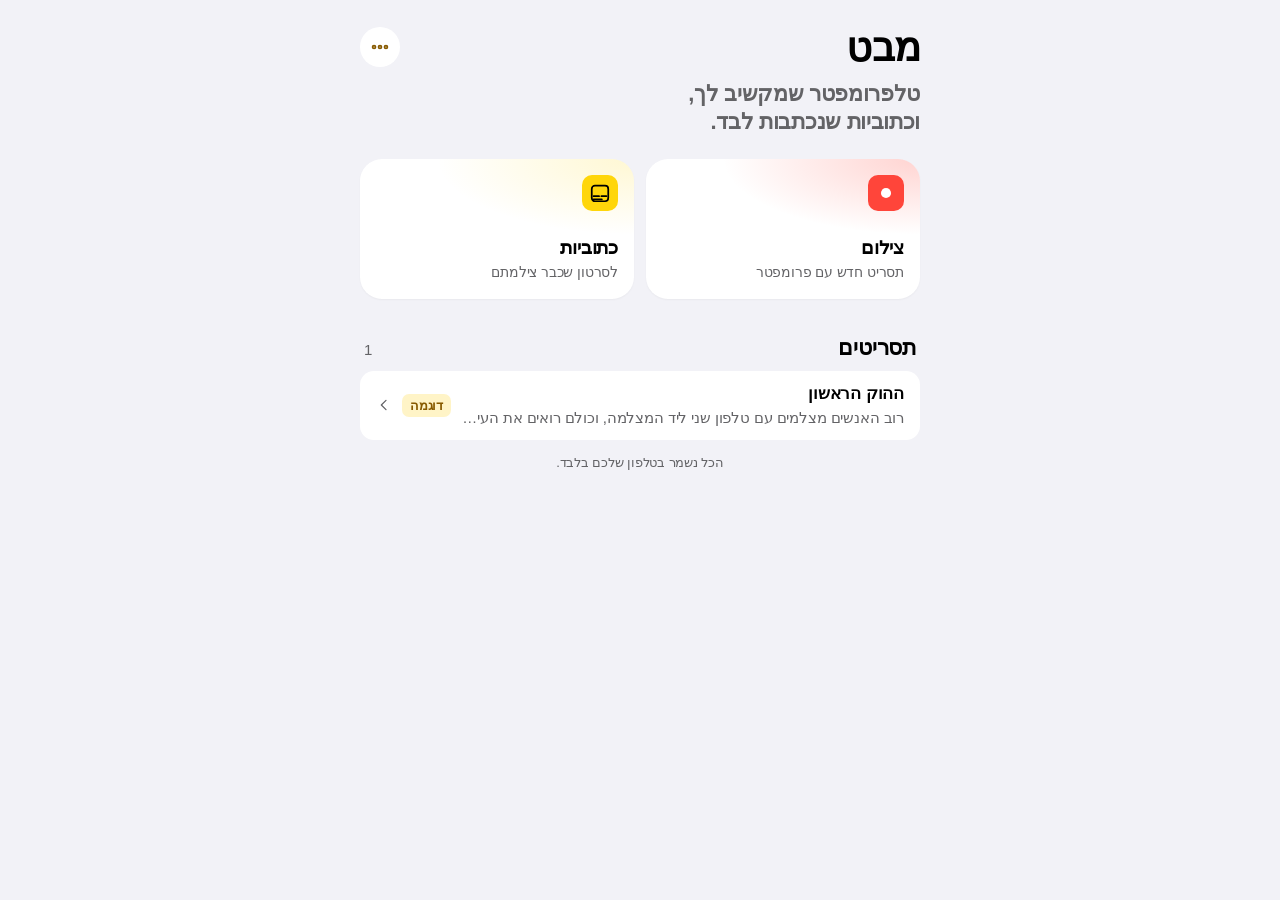
<file: mabat/index.html>
<!doctype html>
<html lang="he" dir="rtl">
<head>
<meta charset="utf-8">
<meta name="viewport" content="width=device-width, initial-scale=1, viewport-fit=cover, interactive-widget=resizes-content">
<meta name="theme-color" content="#f2f2f7" media="(prefers-color-scheme: light)">
<meta name="theme-color" content="#000000" media="(prefers-color-scheme: dark)">
<meta name="apple-mobile-web-app-capable" content="yes">
<meta name="apple-mobile-web-app-status-bar-style" content="black-translucent">
<meta name="apple-mobile-web-app-title" content="מבט">
<meta name="mobile-web-app-capable" content="yes">
<meta name="description" content="טלפרומפטר שמקשיב לקול שלך, צילום בקטעים, וכתוביות שנכתבות לבד.">
<title>מבט</title>
<link rel="manifest" href="manifest.json">
<link rel="icon" href="icons/icon-192.png">
<link rel="apple-touch-icon" href="icons/apple-touch-icon.png">
<link rel="preconnect" href="https://fonts.googleapis.com">
<link rel="preconnect" href="https://fonts.gstatic.com" crossorigin>
<link rel="stylesheet" href="https://fonts.googleapis.com/css2?family=Frank+Ruhl+Libre:wght@500&family=Heebo:wght@800;900&family=Karantina:wght@700&family=Rubik:wght@500;600&display=swap">
<link rel="stylesheet" href="app.css?v=10">
</head>
<body>

<!-- ============ בית ============ -->
<section class="screen home" id="s-home" data-screen="home">
  <header class="lt">
    <h1>מבט</h1>
    <button class="round" id="btn-settings" aria-label="הגדרות"><svg viewBox="0 0 24 24"><circle cx="12" cy="12" r="1.6"/><circle cx="5.5" cy="12" r="1.6"/><circle cx="18.5" cy="12" r="1.6"/></svg></button>
  </header>
  <p class="lede">טלפרומפטר שמקשיב לך,<br>וכתוביות שנכתבות לבד.</p>

  <div class="tiles">
    <button class="tile" id="btn-new">
      <span class="glyph red"><svg viewBox="0 0 24 24"><circle cx="12" cy="12" r="5.5" class="fill"/></svg></span>
      <b>צילום</b><small>תסריט חדש עם פרומפטר</small>
    </button>
    <button class="tile" id="btn-import">
      <span class="glyph yellow"><svg viewBox="0 0 24 24"><path d="M5 15.5h6M13.5 15.5H19M5 19h9"/><rect x="3" y="4" width="18" height="17" rx="3.5"/></svg></span>
      <b>כתוביות</b><small>לסרטון שכבר צילמתם</small>
    </button>
  </div>

  <div class="sec-h" id="vids-h" hidden><h2>הסרטונים שלי</h2><span id="count-vids"></span></div>
  <div class="vids" id="vids" hidden></div>

  <div class="sec-h"><h2>תסריטים</h2><span id="count-scripts"></span></div>
  <ul class="glist" id="scripts"></ul>
  <p class="foot-note">הכל נשמר בטלפון שלכם בלבד.</p>
</section>

<!-- ============ עורך ============ -->
<section class="screen" id="s-editor" data-screen="editor" hidden>
  <header class="nav">
    <button class="nav-back" data-back><svg viewBox="0 0 24 24"><path d="M9 5l7 7-7 7"/></svg>תסריטים</button>
    <button class="nav-act danger" id="ed-delete"><span>מחיקה</span></button>
  </header>
  <input id="ed-title" class="ed-title" placeholder="כותרת" maxlength="60" autocomplete="off">
  <textarea id="ed-text" placeholder="מה אומרים בסרטון?&#10;&#10;המשפט הראשון הוא ההוק. הוא יופיע בגדול בפתיחה." spellcheck="true"></textarea>
  <ul class="ed-warn" id="ed-warn"></ul>
  <div class="ed-bar">
    <div class="ed-tools">
      <button class="pill" id="ed-emph" aria-label="הדגשת מילה"><b>הדגשה</b></button>
      <button class="pill" id="ed-pause" aria-label="הוספת נשימה">נשימה</button>
    </div>
    <span class="ed-stats" id="ed-stats"></span>
  </div>
  <button class="btn tint" id="ed-shoot"><svg viewBox="0 0 24 24"><circle cx="12" cy="12" r="5.5" class="fill"/></svg><span>לצילום</span><em id="ed-draft"></em></button>
</section>

<!-- ============ צילום ============ -->
<section class="screen shoot" id="s-shoot" data-screen="shoot" hidden>
  <video id="cam" playsinline muted autoplay></video>
  <div class="scrim"></div>
  <div class="ringlight" id="ringlight" hidden></div>
  <canvas id="live-cap"></canvas>

  <div class="segbar" id="segbar"><div class="seg-live" id="seg-live"></div></div>

  <div class="top-row">
    <button class="glass-btn" id="sh-close" aria-label="סגירה"><svg viewBox="0 0 24 24"><path d="M6.5 6.5l11 11M17.5 6.5l-11 11"/></svg></button>
  </div>
  <span class="time-pill" id="timecode">0:00</span>

  <div class="prompter" id="prompter">
    <div class="pwin" id="pwin"><div class="ptrack" id="ptrack"></div></div>
    <div class="meter" id="meter"><span class="bars" aria-hidden="true"><i></i><i></i><i></i><i></i></span><b id="eye-val" hidden></b></div>
  </div>

  <div class="rail" id="rail">
    <button class="rail-btn" id="sh-flip" aria-label="החלפת מצלמה"><span class="ri"><svg viewBox="0 0 24 24"><path d="M20 11a8 8 0 0 0-14.3-4.9M4 13a8 8 0 0 0 14.3 4.9"/><path d="M5.5 3v3.5H9M18.5 21v-3.5H15"/></svg></span><span>היפוך</span></button>
    <button class="rail-btn" id="sh-view"><span class="ri"><svg viewBox="0 0 24 24"><circle cx="12" cy="9" r="3.2"/><path d="M5 17h14M8 20.5h8"/></svg></span><span id="sh-view-l">מיקוד</span></button>
    <button class="rail-btn" id="sh-light"><span class="ri"><svg viewBox="0 0 24 24"><circle cx="12" cy="12" r="4"/><path d="M12 2.5v2M12 19.5v2M2.5 12h2M19.5 12h2M5.3 5.3l1.4 1.4M17.3 17.3l1.4 1.4M5.3 18.7l1.4-1.4M17.3 6.7l1.4-1.4"/></svg></span><span>תאורה</span></button>
    <button class="rail-btn" id="sh-timer"><span class="ri"><svg viewBox="0 0 24 24"><circle cx="12" cy="13" r="8"/><path d="M12 9v4l2.5 2M9.5 2.5h5"/></svg></span><span id="sh-timer-l">3</span></button>
    <button class="rail-btn" id="sh-len"><span class="ri"><svg viewBox="0 0 24 24"><rect x="3" y="7" width="18" height="10" rx="3"/><path d="M7 7v10"/></svg></span><span id="sh-len-l">60 שנ׳</span></button>
    <button class="rail-btn" id="sh-more"><span class="ri"><svg viewBox="0 0 24 24"><circle cx="12" cy="6" r="1.4" class="fill"/><circle cx="12" cy="12" r="1.4" class="fill"/><circle cx="12" cy="18" r="1.4" class="fill"/></svg></span><span>עוד</span></button>
  </div>

  <div class="pop-scrim" id="pop-scrim" hidden></div>
  <div class="pop" id="pop" hidden>
    <div class="grab"></div>
    <div class="pop-h"><b>הגדרות צילום</b><button class="nav-act" id="pop-done">סיום</button></div>
    <p class="pop-l">מעקב אחרי הטקסט</p>
    <div class="segctl" id="pop-mode"><button data-v="voice">קול</button><button data-v="auto">קצב קבוע</button><button data-v="manual">הקשה</button></div>
    <p class="pop-l">גודל טקסט</p>
    <div class="segctl" id="pop-size"><button data-v="18">קטן</button><button data-v="22">רגיל</button><button data-v="26">גדול</button><button data-v="30">ענק</button></div>
    <p class="pop-l">מד קשר עין</p>
    <div class="segctl" id="pop-eye"><button data-v="1">פועל</button><button data-v="0">כבוי</button></div>
    <p class="pop-n">קול: הטקסט זז רק כשאתם מדברים ועוצר כשאתם עוצרים. קצב קבוע: הטקסט רץ לבד. הקשה: אתם מקישים על הטקסט כדי להתקדם.</p>
  </div>

  <div class="status" id="status">
    <span class="chip warn" id="hint-chip" hidden></span>
  </div>

  <div class="countdown" id="countdown" hidden></div>

  <div class="perm" id="perm" hidden>
    <div class="perm-card">
      <span class="glyph red big"><svg viewBox="0 0 24 24"><rect x="3" y="6" width="13" height="12" rx="2.5"/><path d="M16 10.5 21 8v8l-5-2.5"/></svg></span>
      <h2>מצלמה ומיקרופון</h2>
      <ul>
        <li><svg viewBox="0 0 24 24"><rect x="3" y="6" width="13" height="12" rx="2.5"/><path d="M16 10.5 21 8v8l-5-2.5"/></svg><span><b>מצלמה</b> כדי לצלם אתכם, עם הטקסט מתחת לעדשה.</span></li>
        <li><svg viewBox="0 0 24 24"><rect x="9" y="3" width="6" height="11" rx="3"/><path d="M5.5 11a6.5 6.5 0 0 0 13 0M12 17.5V21"/></svg><span><b>מיקרופון</b> כדי להקליט את הקול, ושהטקסט יזוז בקצב שלכם.</span></li>
        <li><svg viewBox="0 0 24 24"><rect x="5" y="10" width="14" height="10" rx="2.5"/><path d="M8 10V7a4 4 0 0 1 8 0v3"/></svg><span><b>פרטיות.</b> הסרטונים והקול נשארים בטלפון ולא נשלחים לשום מקום.</span></li>
      </ul>
      <button class="btn tint" id="perm-go"><span>המשך</span></button>
      <button class="nav-act" id="perm-later">לא עכשיו</button>
    </div>
  </div>

  <div class="dock">
    <div class="modes" id="modes" role="tablist">
      <button role="tab" data-m="rehearse">חזרה</button>
      <button role="tab" data-m="record" class="on">צילום</button>
    </div>
    <div class="dock-row">
      <button class="dock-side" id="sh-del" aria-label="מחיקת הקטע האחרון" disabled>
        <svg viewBox="0 0 24 24"><path d="M9.5 5H20v14H9.5L3.5 12z"/><path d="m12.5 9.5 5 5M17.5 9.5l-5 5"/></svg>
      </button>
      <button class="shutter" id="sh-rec" aria-label="הקלטה">
        <svg class="ring" viewBox="0 0 100 100"><circle cx="50" cy="50" r="46" class="track"/><circle cx="50" cy="50" r="46" class="prog" id="ring-prog"/></svg>
        <span class="core"></span>
      </button>
      <button class="dock-side next" id="sh-done" aria-label="הבא" disabled>
        <svg viewBox="0 0 24 24"><path d="m5 12.5 4.5 4.5L19 7.5"/></svg>
      </button>
    </div>
  </div>
</section>

<!-- ============ ייבוא ============ -->
<section class="screen" id="s-import" data-screen="import" hidden>
  <header class="nav">
    <button class="nav-back" data-back><svg viewBox="0 0 24 24"><path d="M9 5l7 7-7 7"/></svg>בית</button>
  </header>
  <h1 class="page-h">כתוביות לסרטון</h1>
  <label class="drop" id="drop" for="imp-file">
    <input type="file" id="imp-file" accept="video/*" hidden>
    <video id="imp-preview" playsinline muted hidden></video>
    <span class="drop-empty" id="drop-empty">
      <span class="glyph yellow big"><svg viewBox="0 0 24 24"><path d="M12 15V4M7.5 8.5 12 4l4.5 4.5M4 14v4.5A1.5 1.5 0 0 0 5.5 20h13a1.5 1.5 0 0 0 1.5-1.5V14"/></svg></span>
      <b>בחירת סרטון</b>
      <small>מהגלריה או מהקבצים</small>
    </span>
    <span class="drop-meta" id="drop-meta" hidden></span>
  </label>
  <div class="card-field">
    <div class="cf-head"><label for="imp-text">מה נאמר בסרטון</label><select id="imp-pick" aria-label="טעינה מתסריט שמור"><option value="">מתסריט…</option></select></div>
    <textarea id="imp-text" rows="6" placeholder="הדביקו את המלל לפי הסדר שבו נאמר."></textarea>
  </div>
  <p class="foot-note">התזמון נבנה מתוך הקול. אפשר לדייק אחר כך בהקשות.</p>
  <button class="btn tint" id="imp-go" disabled><span>יצירת כתוביות</span></button>
</section>

<!-- ============ עריכה ============ -->
<section class="screen review" id="s-review" data-screen="review" hidden>
  <div class="stage" id="stage">
    <div class="pv" id="pv">
      <video id="pv-video" playsinline preload="auto"></video>
      <div class="pv-look" id="pv-look" aria-hidden="true"></div>
      <canvas id="rv-canvas" width="720" height="1280"></canvas>
    </div>
    <button class="big-play" id="rv-play" aria-label="ניגון"><svg viewBox="0 0 24 24"><path d="M8 5.5v13l10.5-6.5z" class="fill"/></svg></button>
    <div class="busy" id="rv-busy" hidden><span class="spin"></span><b id="rv-busy-l">מכין את הכתוביות…</b></div>
  </div>

  <header class="rv-top">
    <button class="glass-btn" id="rv-back" aria-label="חזרה לצילום"><svg viewBox="0 0 24 24"><path d="M9 5l7 7-7 7"/></svg></button>
    <span class="rv-eye" id="rv-eye" hidden></span>
  </header>

  <div class="rv-rail">
    <button class="rail-btn" data-sheet="style"><span class="ri"><svg viewBox="0 0 24 24"><path d="M5 19h3.5L19 8.5a2.5 2.5 0 0 0-3.5-3.5L5 15.5z"/><path d="M13.5 7l3.5 3.5"/></svg></span><span>סגנון</span></button>
    <button class="rail-btn" data-sheet="caps"><span class="ri"><svg viewBox="0 0 24 24"><rect x="3" y="5" width="18" height="14" rx="3.5"/><path d="M7 13h4M13 13h4M7 16h7"/></svg></span><span>כתוביות</span></button>
    <button class="rail-btn" data-sheet="edit"><span class="ri"><svg viewBox="0 0 24 24"><circle cx="6.5" cy="6.5" r="2.5"/><circle cx="6.5" cy="17.5" r="2.5"/><path d="M8.5 8 20 18M8.5 16 20 6"/></svg></span><span>עריכה</span></button>
  </div>

  <div class="rv-bottom">
    <div class="scrub"><span id="rv-t">0:00</span><input type="range" id="rv-seek" min="0" max="1000" value="0" aria-label="מיקום בסרטון"><span id="rv-d">0:00</span></div>
    <button class="btn tint" id="rv-export"><span>ייצוא סרטון</span></button>
  </div>

  <div class="rsheet" id="sheet-style" hidden>
    <div class="grab"></div>
    <div class="styles" id="styles"></div>
    <div class="row"><span>צבע</span><div class="swatches" id="rv-accent"></div></div>
    <div class="row"><span>מראה</span><div class="looks" id="looks"></div></div>
    <div class="row"><span>גובה</span><input type="range" id="rv-pos" min="40" max="86" value="72" aria-label="גובה הכתוביות"></div>
  </div>
  <div class="rsheet" id="sheet-caps" hidden>
    <div class="grab"></div>
    <button class="btn plain" id="rv-tapsync"><svg viewBox="0 0 24 24"><path d="M9 11V5.5a1.5 1.5 0 0 1 3 0V10m0-1a1.5 1.5 0 0 1 3 0v2m0-1a1.5 1.5 0 0 1 3 0v4.5A6.5 6.5 0 0 1 11.5 21 6.5 6.5 0 0 1 6 18l-2.6-4a1.5 1.5 0 0 1 2.4-1.8L9 15"/></svg><span>סנכרון בהקשות</span></button>
    <ol class="groups" id="groups"></ol>
  </div>
  <div class="rsheet" id="sheet-edit" hidden>
    <div class="grab"></div>
    <div class="glist inset">
      <label class="sw-row"><span><b>חיתוך שתיקות</b><small>הפסקות נחתכות לקאט חד</small></span><input type="checkbox" id="rv-trim" checked></label>
      <label class="sw-row"><span><b>כותרת פתיחה</b><small>ההוק בגדול בשתי השניות הראשונות</small></span><input type="checkbox" id="rv-hook" checked></label>
      <input class="in-row" id="rv-hook-text" maxlength="48" placeholder="טקסט הכותרת">
      <label class="sw-row"><span><b>זום דינמי</b><small>תקריב עדין בכל שורה חדשה, כמו בעריכה מקצועית</small></span><input type="checkbox" id="rv-zoom" checked></label>
      <label class="sw-row"><span><b>פס התקדמות</b><small>פס דק בראש הסרטון, מחזיק צופים עד הסוף</small></span><input type="checkbox" id="rv-bar"></label>
      <label class="sw-row"><span><b>כתוביות</b></span><input type="checkbox" id="rv-caps" checked></label>
      <label class="sw-row"><span><b>סימן מותג</b><small id="rv-brand-l">השם שלכם בתחתית</small></span><input type="checkbox" id="rv-brand" checked></label>
    </div>
  </div>
</section>

<!-- ============ שכבות ============ -->
<div class="modal" id="settings" hidden>
  <div class="msheet" role="dialog" aria-modal="true" aria-labelledby="set-h">
    <div class="grab"></div>
    <div class="msheet-h"><h2 id="set-h">הגדרות</h2><button class="nav-act" data-close>סיום</button></div>
    <div class="glist inset">
      <div class="in-wrap"><label for="set-handle">סימן מותג</label><input id="set-handle" maxlength="30" placeholder="@השם_שלכם" dir="auto"></div>
    </div>
    <p class="glabel">מעקב קולי</p>
    <div class="segctl" id="set-pace"><button data-v="0.85">רגוע</button><button data-v="1">רגיל</button><button data-v="1.15">מהיר</button></div>
    <p class="gnote">אם הטקסט מקדים אתכם, בחרו רגוע. אם הוא מפגר, בחרו מהיר.</p>
    <p class="glabel">גלילה בקצב קבוע</p>
    <div class="glist inset"><div class="in-wrap"><input type="range" id="set-wpm" min="90" max="200" step="5" aria-label="מילים לדקה"><span id="set-wpm-l"></span></div></div>
    <p class="glabel">איכות ייצוא</p>
    <div class="segctl" id="set-quality"><button data-v="1080">1080p</button><button data-v="720">720p · מהיר</button></div>
  </div>
</div>

<div class="tapsync" id="tapsync" hidden>
  <p class="ts-step" id="ts-step"></p>
  <p class="ts-next" id="ts-next"></p>
  <button class="ts-hit" id="ts-hit">הקישו כשהשורה מתחילה</button>
  <button class="nav-act" id="ts-cancel">ביטול</button>
</div>

<div class="modal" id="exporter" hidden>
  <div class="msheet center" role="dialog" aria-modal="true" aria-labelledby="ex-h">
    <div class="ring-big" id="ex-ring"><svg viewBox="0 0 100 100"><circle cx="50" cy="50" r="44"/><circle cx="50" cy="50" r="44" id="ex-arc"/></svg><b id="ex-pct">0%</b></div>
    <video id="ex-result" playsinline controls loop hidden></video>
    <h2 id="ex-h">מייצא</h2>
    <p class="gnote" id="ex-sub"></p>
    <div class="ex-actions" id="ex-actions" hidden>
      <button class="btn tint" id="ex-share"><span>שיתוף</span></button>
      <a class="btn plain" id="ex-download" download="mabat.mp4"><span>שמירה</span></a>
    </div>
    <button class="nav-act danger" id="ex-delete" hidden><span>מחיקה מהגלריה</span></button>
    <button class="nav-act" id="ex-close">ביטול</button>
  </div>
</div>

<div class="toast" id="toast" role="status" hidden></div>

<script src="app.js?v=10"></script>
</body>
</html>
</file>
<file: mabat/app.css>
/* מבט · שפת עיצוב בהשראת מצלמת iOS ו-Clips
   שחור אמיתי, חומרים שקופים, פונט המערכת, צהוב אחד לפעולה, אדום רק להקלטה. */
:root{
  color-scheme:dark;
  --bg:#000;
  --bg2:#1c1c1e;
  --bg3:#2c2c2e;
  --bg4:#3a3a3c;
  --sep:rgba(84,84,88,.55);
  --label:#fff;
  --label2:rgba(235,235,245,.62);
  --label3:rgba(235,235,245,.32);
  --tint:#ffd60a;
  --tint-ink:#ffd60a;
  --red-ink:#ff453a;
  --orange-ink:#ff9f0a;
  --red:#ff453a;
  --green:#30d158;
  --orange:#ff9f0a;
  --mat:rgba(30,30,30,.55);
  --mat-strong:rgba(28,28,30,.86);
  --ease:cubic-bezier(.32,.72,0,1);
  --font:-apple-system,BlinkMacSystemFont,"SF Pro Text","SF Hebrew","Segoe UI","Noto Sans Hebrew",Roboto,Arial,sans-serif;
  --sat:env(safe-area-inset-top,0px);
  --sab:env(safe-area-inset-bottom,0px);
  --sal:env(safe-area-inset-left,0px);
  --sar:env(safe-area-inset-right,0px);
}
*{box-sizing:border-box;-webkit-tap-highlight-color:transparent}
html,body{height:100%;margin:0;background:var(--bg);color:var(--label)}
body{font-family:var(--font);font-size:min(1.0000rem,26px);line-height:1.35;letter-spacing:-.01em;overflow:hidden;overscroll-behavior:none;-webkit-font-smoothing:antialiased;-webkit-user-select:none;user-select:none}
input,textarea,select{-webkit-user-select:text;user-select:text}
[hidden]{display:none!important}
button,input,select,textarea{font:inherit;color:inherit;letter-spacing:inherit}
button{cursor:pointer;background:none;border:0;padding:0}
:focus-visible{outline:2px solid var(--tint-ink);outline-offset:2px}
svg{width:22px;height:22px;fill:none;stroke:currentColor;stroke-width:1.9;stroke-linecap:round;stroke-linejoin:round;flex:none}
svg .fill{fill:currentColor;stroke:none}

.screen{position:fixed;inset:0;display:flex;flex-direction:column;overflow-y:auto;-webkit-overflow-scrolling:touch;
  padding:calc(var(--sat) + 6px) max(20px,var(--sar)) calc(var(--sab) + 16px) max(20px,var(--sal));
  animation:push .45s var(--ease)}
@keyframes push{from{opacity:0;transform:translateX(-28px)}to{opacity:1;transform:none}}
.screen.home{animation:fade .35s var(--ease)}
@keyframes fade{from{opacity:0}}

/* ---------- טיפוגרפיה ורכיבים ---------- */
.lt{display:flex;align-items:center;justify-content:space-between;padding-top:14px}
.lt h1{margin:0;font-size:min(2.3529rem,60px);font-weight:800;letter-spacing:-.02em}
.round{width:34px;height:34px;border-radius:50%;background:var(--bg2);display:grid;place-items:center;color:var(--tint-ink)}
.lede{margin:6px 0 24px;font-size:min(1.2941rem,33px);line-height:1.25;font-weight:600;color:var(--label2);letter-spacing:-.015em}
.page-h{margin:2px 0 18px;font-size:min(2.0000rem,51px);font-weight:800;letter-spacing:-.02em}

.btn{display:flex;align-items:center;justify-content:center;gap:8px;height:52px;border-radius:14px;font-size:min(1.0000rem,26px);font-weight:600;text-decoration:none;transition:transform .2s var(--ease),opacity .2s;flex:none}
.btn:active{transform:scale(.97);opacity:.85}
.btn.tint{background:var(--tint);color:#000}
.btn.tint:disabled{opacity:.3}
.btn.plain{background:var(--bg3);color:var(--label)}
.btn em{font-style:normal;font-weight:500;font-size:min(0.8235rem,21px);opacity:.6}
.btn svg{width:18px;height:18px}
.pill{height:32px;padding:0 14px;border-radius:16px;background:var(--bg3);font-size:min(0.8824rem,22px);font-weight:500}
.pill b{color:var(--tint-ink);font-weight:700}
.pill:active{background:var(--bg4)}

.glyph{width:36px;height:36px;border-radius:10px;display:grid;place-items:center;color:#fff}
.glyph.red{background:var(--red)}
.glyph.yellow{background:var(--tint);color:#000}
.glyph.big{width:56px;height:56px;border-radius:16px}
.glyph.big svg{width:28px;height:28px}

/* ---------- בית ---------- */
.tiles{display:grid;grid-template-columns:1fr 1fr;gap:12px}
.tile{display:grid;align-content:start;justify-items:start;gap:2px;padding:16px;border-radius:22px;background:var(--bg2);text-align:right;min-height:140px;transition:transform .25s var(--ease);position:relative;overflow:hidden}
.tile::before{content:"";position:absolute;inset:0;pointer-events:none;opacity:.9}
#btn-new::before{background:radial-gradient(120% 90% at 100% 0%,rgba(255,69,58,.26),transparent 60%)}
#btn-import::before{background:radial-gradient(120% 90% at 100% 0%,rgba(255,214,10,.2),transparent 60%)}
.tile > *{position:relative}
.vids{display:grid;grid-auto-flow:column;grid-auto-columns:104px;gap:10px;overflow-x:auto;padding:2px 2px 6px;scrollbar-width:none;margin:0 -20px;padding-inline:20px}
.vids::-webkit-scrollbar{display:none}
.vid{position:relative;aspect-ratio:9/16;border-radius:14px;overflow:hidden;background:var(--bg2);transition:transform .25s var(--ease)}
.vid:active{transform:scale(.96)}
.vid img{width:100%;height:100%;object-fit:cover;display:block}
.vid span{position:absolute;bottom:6px;left:6px;font-size:min(0.7059rem,18px);font-weight:600;padding:2px 7px;border-radius:7px;background:rgba(0,0,0,.55);font-variant-numeric:tabular-nums}
.tile:active{transform:scale(.97)}
.tile .glyph{margin-bottom:22px}
.tile b{font-size:min(1.1176rem,28px);font-weight:700}
.tile small{font-size:min(0.8235rem,21px);color:var(--label2)}
.sec-h{display:flex;align-items:baseline;justify-content:space-between;margin:34px 4px 8px}
.sec-h h2{margin:0;font-size:min(1.2941rem,33px);font-weight:700}
.sec-h span{color:var(--label2)!important;font-size:min(0.8824rem,22px);color:var(--label3)}
.glist{list-style:none;margin:0;padding:0;background:var(--bg2);border-radius:14px;overflow:hidden}
.glist > * + *{border-top:.5px solid var(--sep)}
.script{display:grid;grid-template-columns:1fr auto auto;align-items:center;gap:2px 10px;width:100%;padding:12px 16px;text-align:right;min-height:64px}
.script:active{background:var(--bg3)}
.script .t{font-weight:600;overflow:hidden;white-space:nowrap;text-overflow:ellipsis}
.script .s{grid-column:1;font-size:min(0.8824rem,22px);color:var(--label2);overflow:hidden;white-space:nowrap;text-overflow:ellipsis}
.script .tag{grid-row:1/span 2;grid-column:2;font-size:min(0.7647rem,20px);font-weight:600;padding:3px 8px;border-radius:7px;background:var(--bg3);color:var(--label2);white-space:nowrap}
.script .tag.draft{background:rgba(255,69,58,.16);color:var(--red-ink)}
.script .tag.ex{background:rgba(255,214,10,.16);color:var(--tint-ink)}
.script .chev{grid-row:1/span 2;grid-column:3;color:var(--label2);width:16px;height:16px;transform:scaleX(-1)}
.glist .empty{padding:22px 16px;color:var(--label2);text-align:center}
.foot-note{color:var(--label2)!important;margin:14px 4px 0;font-size:min(0.7647rem,20px);color:var(--label3);text-align:center}

/* ---------- ניווט ---------- */
.nav{display:flex;align-items:center;justify-content:space-between;height:44px;margin:0 -8px;flex:none}
.nav-back{display:flex;align-items:center;gap:2px;height:44px;padding:0 4px;color:var(--tint-ink);font-size:min(1.0000rem,26px)}
.nav-back svg{width:24px;height:24px;stroke-width:2.3}
.nav-act{height:44px;padding:0 8px;color:var(--tint-ink);font-size:min(1.0000rem,26px);font-weight:600}
.nav-act.danger{color:var(--red-ink);font-weight:400}
.nav-act.armed{background:var(--red);color:#fff;border-radius:10px;height:34px;padding:0 12px}

/* ---------- עורך ---------- */
.ed-title{background:none;border:0;outline:none;font-size:min(1.7647rem,45px);font-weight:800;letter-spacing:-.02em;padding:6px 0 4px;width:100%}
.ed-title::placeholder{color:var(--label3)}
#ed-text{flex:1;min-height:200px;width:100%;resize:none;background:none;border:0;outline:none;font-size:min(1.2353rem,32px);line-height:1.6;padding:6px 0}
#ed-text::placeholder{color:var(--label3)}
.ed-warn{list-style:none;margin:0 0 8px;padding:0;display:grid;gap:6px}
.ed-warn li{font-size:min(0.8235rem,21px);color:var(--orange-ink);background:rgba(255,159,10,.12);border-radius:10px;padding:8px 12px}
.ed-bar{display:flex;align-items:center;justify-content:space-between;gap:10px;padding:10px 0 12px;border-top:.5px solid var(--sep);flex:none}
.ed-tools{display:flex;gap:8px}
.ed-stats{font-size:min(0.8235rem,21px);color:var(--label2);font-variant-numeric:tabular-nums}

/* ---------- צילום ---------- */
.shoot{padding:0;overflow:hidden;background:#000;animation:fade .3s}
#cam{position:absolute;inset:0;width:100%;height:100%;object-fit:cover;background:#000}
#cam.mirror{transform:scaleX(-1)}
.scrim{position:absolute;inset:0;pointer-events:none;background:linear-gradient(rgba(0,0,0,.5),transparent 26%,transparent 66%,rgba(0,0,0,.5))}
#live-cap{position:absolute;inset:0;width:100%;height:100%;pointer-events:none;z-index:3}

.segbar{position:absolute;top:calc(var(--sat) + 8px);left:max(10px,var(--sal));right:max(10px,var(--sar));height:3px;border-radius:2px;background:rgba(255,255,255,.22);display:flex;overflow:hidden;z-index:6}
.seg{height:100%;background:#fff;flex:none;box-shadow:-2px 0 0 #000;transition:background .2s}
.seg.armed{background:var(--red)}
.seg-live{height:100%;background:var(--red);flex:none;width:0}

.top-row{position:absolute;top:calc(var(--sat) + 14px);left:max(12px,var(--sal));right:max(12px,var(--sar));display:flex;justify-content:space-between;align-items:center;z-index:6;transition:opacity .3s}
.glass-btn{width:38px;height:38px;border-radius:50%;display:grid;place-items:center;color:#fff;background:var(--mat);-webkit-backdrop-filter:blur(20px) saturate(1.6);backdrop-filter:blur(20px) saturate(1.6);transition:opacity .3s,transform .2s var(--ease)}
.glass-btn:active{transform:scale(.92)}
.glass-btn svg{width:20px;height:20px}
.time-pill{display:none;position:fixed;left:max(12px,var(--sal));top:calc(var(--sat) + 18px);z-index:7;font-size:min(0.8824rem,22px);font-weight:600;font-variant-numeric:tabular-nums;padding:5px 11px;border-radius:8px;color:#fff;direction:ltr;transition:background .3s}
.shoot.rec .time-pill{display:block;background:var(--red)}

/* פרומפטר: חלון זכוכית מתחת לעדשה */
.prompter{position:absolute;top:calc(var(--sat) + 12px);left:50%;transform:translateX(-50%);width:min(64vw,340px);z-index:5;
  border-radius:20px;background:rgba(0,0,0,.42);-webkit-backdrop-filter:blur(22px) saturate(1.4);backdrop-filter:blur(22px) saturate(1.4);
  padding:6px 14px 8px;touch-action:none;transition:background .3s}
.shoot.rec .prompter{background:rgba(0,0,0,.3)}
.pwin{height:calc(var(--plh,34px) * 3);overflow:hidden;-webkit-mask-image:linear-gradient(rgba(0,0,0,.25),#000 33%,#000 67%,rgba(0,0,0,.25));mask-image:linear-gradient(rgba(0,0,0,.25),#000 33%,#000 67%,rgba(0,0,0,.25))}
.ptrack{transition:transform .34s var(--ease);will-change:transform}
.ptrack.drag{transition:none}
.pl{height:var(--plh,34px);line-height:var(--plh,34px);white-space:nowrap;text-align:center;font-size:var(--pfs,22px);font-weight:600;color:rgba(255,255,255,.5);letter-spacing:-.01em}
.pl.cur{color:rgba(255,255,255,.62)}
/* מצב מיקוד: שורה אחת, קבועה מתחת לעדשה. העיניים לא זזות */
.prompter.focus .pwin{height:calc(var(--plh,34px) * 2);-webkit-mask-image:linear-gradient(#000 52%,rgba(0,0,0,.3));mask-image:linear-gradient(#000 52%,rgba(0,0,0,.3))}
.prompter.focus .pl:not(.cur){opacity:.55}
.prompter.focus .ptrack{transition:transform .22s var(--ease)}
.ringlight{position:absolute;inset:0;z-index:4;pointer-events:none;box-shadow:inset 0 0 0 22px rgba(255,250,240,.97),inset 0 0 90px 46px rgba(255,248,235,.55);animation:fade .3s}
.looks{display:flex;gap:8px;overflow-x:auto;scrollbar-width:none}
.looks::-webkit-scrollbar{display:none}
.looks button{height:32px;padding:0 13px;border-radius:16px;background:rgba(255,255,255,.1);font-size:min(0.8235rem,21px);font-weight:600;white-space:nowrap;color:var(--label)}
.looks button.on{background:#fff;color:#000}
.pw{position:relative;transition:color .12s,opacity .12s}
.pw.now::before{content:"";position:absolute;right:0;bottom:3px;height:2.5px;border-radius:2px;background:var(--accent,var(--tint));width:calc(var(--pg,0) * 100%);transition:width .08s linear}
.pw.said{color:rgba(255,255,255,.28)}
.pw.now{color:#fff}
.pw.emph:not(.said){color:var(--accent,var(--tint))}
.pw.brk::after{content:" ·";color:rgba(255,255,255,.35)}
/* מד מיקרופון: מתחת לחלון הטקסט, כדי שתמיד יהיה ברור שהאפליקציה שומעת */
.meter{position:absolute;top:calc(100% + 8px);left:50%;transform:translateX(-50%);display:flex;align-items:center;gap:8px;height:24px;padding:0 10px;border-radius:12px;background:rgba(0,0,0,.35);-webkit-backdrop-filter:blur(16px);backdrop-filter:blur(16px);white-space:nowrap}
.meter .bars{display:flex;align-items:center;gap:3px;height:14px}
.meter b{font-size:min(0.7059rem,18px);font-weight:600;color:var(--green);font-variant-numeric:tabular-nums}
.meter b.mid{color:var(--orange)}
.meter b.bad{color:var(--red)}
.pl.endl{color:rgba(255,255,255,.45);font-size:.7em}
.meter i{width:3px;border-radius:2px;background:rgba(255,255,255,.55);height:4px;transition:height .06s}
.meter.on i{background:var(--green)}

.rail{position:absolute;top:calc(var(--sat) + 170px);right:max(10px,var(--sar));display:grid;gap:12px;z-index:6;transition:opacity .3s var(--ease),transform .3s var(--ease)}
.rail-btn{display:grid;justify-items:center;gap:3px;color:#fff;font-size:min(0.6471rem,16px);font-weight:600;text-shadow:0 1px 4px rgba(0,0,0,.6)}
.rail-btn .ri{width:38px;height:38px;border-radius:50%;display:grid;place-items:center;background:var(--mat);-webkit-backdrop-filter:blur(20px);backdrop-filter:blur(20px);transition:transform .2s var(--ease),background .2s,color .2s}
.rail-btn .ri svg{width:20px;height:20px}
.rail-btn:active .ri{transform:scale(.9)}
.rail-btn.on .ri{background:#fff;color:#000}
.shoot.rec .rail,.shoot.rec .top-row .glass-btn{opacity:0;pointer-events:none}
.shoot.rec .rail{transform:translateX(12px)}

.pop-scrim{position:absolute;inset:0;z-index:19;background:rgba(0,0,0,.35);animation:fade .2s}
.pop{position:absolute;left:0;right:0;bottom:0;z-index:20;padding:8px max(16px,var(--sar)) calc(var(--sab) + 22px) max(16px,var(--sal));border-radius:22px 22px 0 0;background:#1c1c1e;display:grid;gap:8px;animation:sheet .4s var(--ease)}
.pop-h{display:flex;justify-content:space-between;align-items:center;margin:0 4px}
.pop-h b{font-size:min(1.0588rem,27px);font-weight:700}
.pop-n{margin:4px 4px 0;font-size:min(0.7647rem,20px);line-height:1.45;color:var(--label2)}
.pop-l{margin:4px 4px 0;font-size:min(0.7059rem,18px);font-weight:600;color:var(--label2)}
.pop .segctl{background:#2c2c2e}
.pop .segctl button{height:38px;font-size:min(0.8824rem,22px)}
.pop .segctl button.on{background:#fff;color:#000}
.status{position:absolute;bottom:calc(var(--sab) + 172px);left:0;right:0;display:flex;justify-content:center;gap:8px;flex-wrap:wrap;z-index:6;pointer-events:none;padding-inline:20px}
.chip{display:inline-flex;align-items:center;gap:6px;height:30px;padding:0 12px;border-radius:15px;background:var(--mat);-webkit-backdrop-filter:blur(20px);backdrop-filter:blur(20px);font-size:min(0.8235rem,21px);font-weight:600;color:#fff;font-variant-numeric:tabular-nums}
.chip i{width:7px;height:7px;border-radius:50%;background:var(--green)}
.chip.mid i{background:var(--orange)}
.chip.bad i{background:var(--red)}
.chip.warn{color:var(--tint)}

.countdown{position:absolute;inset:0;display:grid;place-items:center;font-size:min(42vw,220px);font-weight:200;color:#fff;z-index:8;pointer-events:none;font-variant-numeric:tabular-nums}
.countdown.tick{animation:tick .9s var(--ease)}
@keyframes tick{from{transform:scale(1.4);opacity:0}30%{opacity:1}to{transform:scale(1);opacity:.9}}

.dock{position:absolute;left:0;right:0;bottom:0;padding:0 max(28px,var(--sar)) calc(var(--sab) + 22px) max(28px,var(--sal));z-index:6}
.modes{display:flex;justify-content:center;gap:22px;margin-bottom:14px;transition:opacity .3s}
.modes button{font-size:min(0.8235rem,21px);font-weight:600;letter-spacing:.02em;color:rgba(255,255,255,.75);text-shadow:0 1px 4px rgba(0,0,0,.5);padding:4px 2px}
.modes button.on{color:var(--tint)}
.shoot.rec .modes{opacity:0;pointer-events:none}
.dock-row{display:grid;grid-template-columns:1fr auto 1fr;align-items:center}
.dock-side{justify-self:center;width:48px;height:48px;border-radius:50%;display:grid;place-items:center;background:var(--mat);-webkit-backdrop-filter:blur(20px);backdrop-filter:blur(20px);color:#fff;transition:opacity .25s,transform .25s var(--ease),background .2s}
.dock-side:disabled{opacity:0;transform:scale(.6);pointer-events:none}
.dock-side.armed{background:var(--red)}
.dock-side.next{background:var(--tint);color:#000}
.dock-side.next svg{stroke-width:2.6}
.shoot.rec .dock-side{opacity:0;pointer-events:none}
.shutter{position:relative;width:84px;height:84px;display:grid;place-items:center;touch-action:none}
.shutter .ring{position:absolute;inset:0;width:84px;height:84px;transform:rotate(-90deg);stroke-width:5}
.shutter .ring .track{stroke:#fff}
.shutter .ring .prog{stroke:var(--red);stroke-dasharray:289;stroke-dashoffset:289;stroke-linecap:butt}
.shutter .core{width:66px;height:66px;border-radius:33px;background:var(--red);transition:all .35s var(--ease)}
.shutter:active .core{transform:scale(.92)}
.shoot.rec .shutter .core{width:30px;height:30px;border-radius:7px}
.shoot.rehearse .shutter .core{background:#fff}
.shoot.rehearse .shutter .ring .prog{stroke:#fff}

/* ---------- ייבוא ---------- */
.drop{position:relative;display:grid;place-items:center;min-height:210px;border-radius:20px;background:var(--bg2);overflow:hidden;cursor:pointer;flex:none}
.drop.has{aspect-ratio:16/10;min-height:0}
.drop video{position:absolute;inset:0;width:100%;height:100%;object-fit:cover}
.drop-empty{display:grid;justify-items:center;gap:6px;text-align:center}
.drop-empty .glyph{margin-bottom:6px}
.drop-empty b{font-size:min(1.1176rem,28px);font-weight:700}
.drop-empty small{color:var(--label2);font-size:min(0.8824rem,22px)}
.drop-meta{position:absolute;bottom:10px;right:10px;font-size:min(0.7647rem,20px);font-weight:600;padding:4px 9px;border-radius:8px;background:var(--mat);-webkit-backdrop-filter:blur(20px);backdrop-filter:blur(20px);font-variant-numeric:tabular-nums}
.card-field{margin-top:14px;background:var(--bg2);border-radius:16px;padding:12px 16px;display:flex;flex-direction:column;gap:4px;flex:1;min-height:180px}
.cf-head{display:flex;justify-content:space-between;align-items:center;gap:10px}
.cf-head label{font-size:min(0.7647rem,20px);font-weight:600;color:var(--label2)}
.cf-head select{background:var(--bg3);border:0;border-radius:8px;height:30px;padding:0 10px;font-size:min(0.8235rem,21px);color:var(--tint-ink);max-width:55%}
#imp-text{background:none;border:0;outline:none;resize:none;font-size:min(1.0588rem,27px);line-height:1.55;width:100%;flex:1;min-height:130px}
#imp-text::placeholder{color:var(--label3)}
#s-import .btn{margin-top:14px}

/* ---------- עריכה ---------- */
.review{padding:0;background:#000;animation:fade .3s}
.stage{position:absolute;top:calc(var(--sat) + 4px);bottom:calc(var(--sab) + 116px);left:0;right:0;display:grid;place-items:center}
/* התצוגה המקדימה: נגן הווידאו המובנה (מואץ בחומרה), מעליו שכבות המראה ושכבת הכתוביות */
.pv{position:relative;height:min(100%,calc(100vw * 16 / 9));aspect-ratio:9/16;max-width:100%;overflow:hidden;background:#000;border-radius:16px}
#pv-video{position:absolute;inset:0;width:100%;height:100%;object-fit:cover;transform-origin:50% 40%;will-change:transform}
.pv-look{position:absolute;inset:0;pointer-events:none}
.pv-look > div{position:absolute;inset:0}
#rv-canvas{position:absolute;inset:0;width:100%;height:100%}
.big-play{position:relative;width:76px;height:76px;border-radius:50%;display:grid;place-items:center;color:#fff;background:var(--mat);-webkit-backdrop-filter:blur(24px);backdrop-filter:blur(24px);transition:opacity .3s,transform .3s var(--ease)}
.big-play svg{width:34px;height:34px;margin-right:-4px}
.stage.playing .big-play{opacity:0;transform:scale(.7);pointer-events:none}
.busy{position:absolute;inset:0;display:grid;place-content:center;justify-items:center;gap:14px;background:rgba(0,0,0,.6);-webkit-backdrop-filter:blur(10px);backdrop-filter:blur(10px);font-size:min(0.8824rem,22px);color:var(--label2);z-index:2}
.busy b{font-weight:600}
.spin{width:28px;height:28px;border-radius:50%;border:2.5px solid rgba(255,255,255,.18);border-top-color:#fff;animation:spin .8s linear infinite}
@keyframes spin{to{transform:rotate(360deg)}}
.rv-top{position:absolute;top:calc(var(--sat) + 14px);left:max(12px,var(--sal));right:max(12px,var(--sar));display:flex;justify-content:space-between;align-items:center;z-index:5}
.rv-eye{display:inline-flex;align-items:center;gap:6px;font-size:min(0.8235rem,21px);font-weight:600;padding:6px 12px;border-radius:16px;background:var(--mat);-webkit-backdrop-filter:blur(20px);backdrop-filter:blur(20px);font-variant-numeric:tabular-nums}
.rv-eye i{width:7px;height:7px;border-radius:50%;background:var(--green)}
.rv-rail{position:absolute;top:calc(var(--sat) + 120px);right:max(12px,var(--sar));display:grid;gap:16px;z-index:5}
.rv-rail .rail-btn.on .ri{background:#fff;color:#000}
.rv-bottom{position:absolute;left:0;right:0;bottom:0;padding:0 max(16px,var(--sar)) calc(var(--sab) + 14px) max(16px,var(--sal));display:grid;gap:8px;z-index:5}
.scrub{display:grid;grid-template-columns:auto 1fr auto;gap:10px;align-items:center;font-size:min(0.7059rem,18px);font-weight:600;color:var(--label2);direction:ltr;font-variant-numeric:tabular-nums}
input[type=range]{-webkit-appearance:none;appearance:none;width:100%;height:28px;background:none;margin:0}
input[type=range]::-webkit-slider-runnable-track{height:4px;border-radius:2px;background:rgba(255,255,255,.22)}
input[type=range]::-webkit-slider-thumb{-webkit-appearance:none;width:16px;height:16px;border-radius:50%;background:#fff;margin-top:-6px;box-shadow:0 1px 4px rgba(0,0,0,.4)}
input[type=range]::-moz-range-track{height:4px;border-radius:2px;background:rgba(255,255,255,.22)}
input[type=range]::-moz-range-thumb{width:16px;height:16px;border:0;border-radius:50%;background:#fff}

.rsheet{position:absolute;left:0;right:0;bottom:0;z-index:7;max-height:58%;overflow-y:auto;padding:8px max(16px,var(--sar)) calc(var(--sab) + 18px) max(16px,var(--sal));
  background:var(--mat-strong);-webkit-backdrop-filter:blur(40px) saturate(1.6);backdrop-filter:blur(40px) saturate(1.6);border-radius:22px 22px 0 0;display:grid;gap:14px;animation:sheet .45s var(--ease)}
@keyframes sheet{from{transform:translateY(100%)}}
.grab{width:36px;height:5px;border-radius:3px;background:rgba(255,255,255,.3);justify-self:center;margin-bottom:2px}
.styles{display:grid;grid-auto-flow:column;grid-auto-columns:96px;gap:10px;overflow-x:auto;padding:2px;scrollbar-width:none}
.styles::-webkit-scrollbar{display:none}
.style-card{display:grid;gap:6px;justify-items:center;font-size:min(0.7647rem,20px);font-weight:600;color:var(--label2)}
.style-card canvas{width:96px;height:96px;border-radius:14px;background:linear-gradient(160deg,#4a5563,#1b2027);border:2px solid transparent;transition:border-color .2s}
.style-card.on canvas{border-color:var(--tint)}
.style-card.on{color:#fff}
.row{display:grid;grid-template-columns:44px 1fr;align-items:center;gap:10px;font-size:min(0.8824rem,22px);color:var(--label2)}
.swatches{display:flex;gap:12px}
.swatch{width:30px;height:30px;border-radius:50%;box-shadow:inset 0 0 0 1px rgba(255,255,255,.2)}
.swatch.on{box-shadow:0 0 0 2px #1c1c1e,0 0 0 4px #fff}
.groups{list-style:none;margin:0;padding:0;background:rgba(255,255,255,.06);border-radius:14px;overflow:hidden}
.group{display:grid;grid-template-columns:52px 1fr auto;gap:8px;align-items:center;padding:4px 12px}
.group + .group{border-top:.5px solid var(--sep)}
.group .tc{font-size:min(0.7647rem,20px);font-weight:600;color:var(--label2);direction:ltr;font-variant-numeric:tabular-nums}
.group.now .tc{color:var(--tint)}
.group input{min-width:0;background:none;border:0;outline:none;font-size:min(0.9412rem,24px);padding:10px 0}
.nudge{display:flex;gap:4px}
.nudge button{width:30px;height:30px;border-radius:8px;background:rgba(255,255,255,.1);font-size:min(1.0000rem,26px);font-weight:600;line-height:1}
.nudge button:active{background:rgba(255,255,255,.2)}

.glist.inset{background:rgba(255,255,255,.06)}
.sw-row{display:flex;align-items:center;justify-content:space-between;gap:12px;padding:11px 16px;min-height:52px;cursor:pointer}
.sw-row span{display:grid}
.sw-row b{font-weight:500}
.sw-row small{font-size:min(0.7647rem,20px);color:var(--label2)}
.sw-row input{-webkit-appearance:none;appearance:none;width:51px;height:31px;border-radius:16px;background:var(--bg4);position:relative;flex:none;transition:background .25s;cursor:pointer;margin:0}
.sw-row input::after{content:"";position:absolute;top:2px;right:2px;width:27px;height:27px;border-radius:50%;background:#fff;box-shadow:0 3px 8px rgba(0,0,0,.15);transition:transform .3s var(--ease)}
.sw-row input:checked{background:var(--green)}
.sw-row input:checked::after{transform:translateX(-20px)}
.in-row{width:100%;background:none;border:0;outline:none;padding:12px 16px;font-size:min(1.0000rem,26px)}
.in-row::placeholder{color:var(--label3)}

/* ---------- מודאלים ---------- */
.modal{position:fixed;inset:0;z-index:30;background:rgba(0,0,0,.5);display:flex;align-items:flex-end;justify-content:center;animation:fade .25s}
.msheet{width:100%;max-width:560px;max-height:92%;overflow-y:auto;background:var(--bg2);border-radius:14px 14px 0 0;padding:8px max(16px,var(--sar)) calc(var(--sab) + 24px) max(16px,var(--sal));display:grid;gap:10px;animation:sheet .5s var(--ease)}
.msheet .glist{background:var(--bg3)}
.msheet-h{display:flex;justify-content:space-between;align-items:center;margin:0 4px 6px}
.msheet h2{margin:0;font-size:min(1.2941rem,33px);font-weight:700}
.msheet.center{justify-items:center;text-align:center;padding-top:28px;gap:12px}
.glabel{margin:10px 16px -4px;font-size:min(0.7647rem,20px);color:var(--label2)}
.gnote{margin:0 16px;font-size:min(0.7647rem,20px);color:var(--label2)}
.in-wrap{display:flex;align-items:center;gap:12px;padding:0 16px;min-height:50px}
.in-wrap label{white-space:nowrap}
.in-wrap input:not([type=range]){flex:1;min-width:0;background:none;border:0;outline:none;text-align:left;color:var(--label2);height:50px}
.in-wrap span{font-size:min(0.8824rem,22px);color:var(--label2);white-space:nowrap;font-variant-numeric:tabular-nums}
.segctl{display:flex;padding:2px;border-radius:9px;background:var(--bg3)}
.segctl button{flex:1;height:32px;border-radius:7px;font-size:min(0.8235rem,21px);font-weight:500}
.segctl button.on{background:var(--bg4);box-shadow:0 3px 8px rgba(0,0,0,.12);font-weight:600}
.ring-big{position:relative;width:96px;height:96px}
.ring-big svg{width:96px;height:96px;transform:rotate(-90deg);stroke-width:6}
.ring-big circle{stroke:var(--bg4)}
.ring-big #ex-arc{stroke:var(--tint);stroke-dasharray:276.5;stroke-dashoffset:276.5;stroke-linecap:round;transition:stroke-dashoffset .25s}
.ring-big b{position:absolute;inset:0;display:grid;place-items:center;font-size:min(1.1765rem,30px);font-weight:600;font-variant-numeric:tabular-nums}
#ex-result{width:min(52vw,220px);aspect-ratio:9/16;border-radius:16px;background:#000}
.ex-actions{display:grid;grid-template-columns:repeat(auto-fit,minmax(0,1fr));gap:10px;width:100%}

.tapsync{position:fixed;inset:0;z-index:40;display:grid;grid-template-rows:auto 1fr auto auto;gap:16px;justify-items:center;padding:calc(var(--sat) + 28px) max(20px,var(--sar)) calc(var(--sab) + 20px) max(20px,var(--sal));background:rgba(0,0,0,.8);-webkit-backdrop-filter:blur(30px);backdrop-filter:blur(30px);animation:fade .25s}
.ts-step{margin:0;color:var(--label2);font-size:min(0.8824rem,22px);font-weight:600;font-variant-numeric:tabular-nums}
.ts-next{margin:0;align-self:center;text-align:center;font-family:Heebo,var(--font);font-weight:900;font-size:clamp(38px,11vw,72px);line-height:1.05;text-wrap:balance}
.ts-hit{width:100%;height:min(32vh,240px);border-radius:28px;background:var(--tint);color:#000;font-size:min(1.1765rem,30px);font-weight:700;transition:transform .1s}
.ts-hit:active{transform:scale(.97)}

.toast{position:fixed;left:50%;top:calc(var(--sat) + 150px);transform:translateX(-50%);z-index:50;width:max-content;max-width:calc(100vw - 40px);background:var(--mat-strong);-webkit-backdrop-filter:blur(30px);backdrop-filter:blur(30px);color:#fff;padding:12px 18px;border-radius:16px;font-size:min(0.8824rem,22px);font-weight:600;text-align:center;box-shadow:0 10px 30px rgba(0,0,0,.35);animation:drop .4s var(--ease)}
@keyframes drop{from{transform:translate(-50%,-16px);opacity:0}}

.shoot *,.review *,.toast{-webkit-backdrop-filter:none!important;backdrop-filter:none!important}
.shoot .glass-btn,.shoot .rail-btn .ri,.shoot .dock-side:not(.next),.review .glass-btn,.review .rail-btn .ri,.review .big-play{background:rgba(0,0,0,.46)}
.shoot .rail-btn.on .ri,.review .rail-btn.on .ri{background:#fff;color:#000}
.shoot .prompter{background:rgba(0,0,0,.55)}
.shoot.rec .prompter{background:rgba(0,0,0,.45)}
.shoot .meter,.shoot .chip,.review .rv-eye{background:rgba(0,0,0,.5)}
.review .rsheet{background:rgba(28,28,30,.97)}
.toast{background:rgba(44,44,46,.97)}
.review .busy{background:rgba(0,0,0,.72)}
@media (min-width:700px){
  .screen:not(.shoot):not(.review){max-width:600px;margin-inline:auto}
}
@media (prefers-reduced-motion:reduce){
  *,*::before,*::after{animation-duration:.01ms!important;transition-duration:.01ms!important}
}

/* ================= Apple HIG ================= */
/* גודל טקסט דינמי: באייפון השורש מקבל את גודל הטקסט שהמשתמש בחר בהגדרות */
html{font-size:17px}
@supports (font: -apple-system-body){ html{font:-apple-system-body} body{font-family:var(--font)} }
body{font-size:1rem}

/* RTL: פס הזמן זורם מימין לשמאל (right-to-left.md) */
.review .scrub{direction:rtl}

/* יעדי הקשה של 44 נקודות לפחות (accessibility.md › Mobility) */
.glass-btn{width:44px;height:44px}
.rail-btn{min-width:44px}
.round{width:40px;height:40px}
.pill{height:36px}
.segctl button{height:40px}
.nudge button{width:36px;height:36px}
.swatch{width:34px;height:34px}
.tab,.modes button{min-height:36px}

/* דף הרשאות לפני בקשת מצלמה ומיקרופון (privacy.md) */
.perm{position:absolute;inset:0;z-index:30;background:#000;display:grid;place-items:center;padding:24px max(24px,var(--sar)) calc(var(--sab) + 24px) max(24px,var(--sal));animation:fade .3s}
.perm-card{display:grid;justify-items:center;gap:14px;text-align:center;max-width:340px;color:#fff}
.perm-card h2{margin:6px 0 0;font-size:min(1.6471rem,42px);font-weight:700}
.perm-card p{margin:0;color:rgba(235,235,245,.7);font-size:min(1rem,26px);line-height:1.45}
.perm-card .btn{width:100%;margin-top:8px}
.perm-card ul{list-style:none;margin:4px 0;padding:0;display:grid;gap:10px;text-align:right;width:100%}
.perm-card li{display:flex;gap:12px;align-items:flex-start;color:rgba(235,235,245,.8);font-size:min(.9412rem,24px)}
.perm-card li b{color:#fff;font-weight:600}
.perm-card li svg{color:var(--tint);width:24px;height:24px;margin-top:2px}

/* גיליונות: גרירה למטה לסגירה */
.grab{cursor:grab;padding:8px 40px;margin:-8px auto -2px;background-clip:content-box;box-sizing:content-box}

/* מראה בהיר למסכי הבית, העורך והייבוא. הצילום והעריכה נשארים כהים, כמו אפליקציית המצלמה */
@media (prefers-color-scheme: light){
  :root{
    color-scheme:light;
    --bg:#f2f2f7; --bg2:#ffffff; --bg3:#e5e5ea; --bg4:#d1d1d6;
    --sep:rgba(60,60,67,.29); --label:#000000; --label2:#636366; --label3:rgba(60,60,67,.3);
    --tint-ink:#875a00; --red-ink:#d70015; --orange-ink:#a35200;
    --mat:rgba(255,255,255,.7); --mat-strong:rgba(242,242,247,.94);
  }
  .script .tag.ex{background:rgba(255,204,0,.22)}
  .script .tag.draft{background:rgba(255,59,48,.12)}
  .tile{box-shadow:0 1px 2px rgba(0,0,0,.04)}
  .modal{background:rgba(0,0,0,.35)}
}
.shoot,.review,.tapsync,.perm{
  color-scheme:dark; color:#fff;
  --bg:#000; --bg2:#1c1c1e; --bg3:#2c2c2e; --bg4:#3a3a3c;
  --sep:rgba(84,84,88,.55); --label:#fff; --label2:rgba(235,235,245,.62); --label3:rgba(235,235,245,.32);
  --tint-ink:#ffd60a; --red-ink:#ff453a; --orange-ink:#ff9f0a;
  --mat:rgba(30,30,30,.55); --mat-strong:rgba(28,28,30,.86);
}

/* הפחתת שקיפות והגברת ניגודיות (liquid-glass.md › Accessibility states) */
@media (prefers-reduced-transparency: reduce){
  .modal,.pop-scrim{background:rgba(0,0,0,.72)}
  .shoot .prompter,.shoot .rail-btn .ri,.shoot .glass-btn,.shoot .dock-side:not(.next),.shoot .meter,.review .rail-btn .ri,.review .glass-btn{background:#1c1c1e}
  .review .rsheet,.toast{background:#2c2c2e}
}
@media (prefers-contrast: more){
  .shoot,.review,.tapsync{--label2:#d1d1d6;--sep:rgba(255,255,255,.45)}
  .pl{color:rgba(255,255,255,.8)!important}
  .pw.said{color:rgba(255,255,255,.55)!important}
  .glass-btn,.rail-btn .ri,.dock-side{box-shadow:0 0 0 1.5px rgba(255,255,255,.7)}
}
@media (prefers-contrast: more) and (prefers-color-scheme: light){
  :root{--label2:#3a3a3c;--sep:rgba(60,60,67,.55)}
}
</file>
